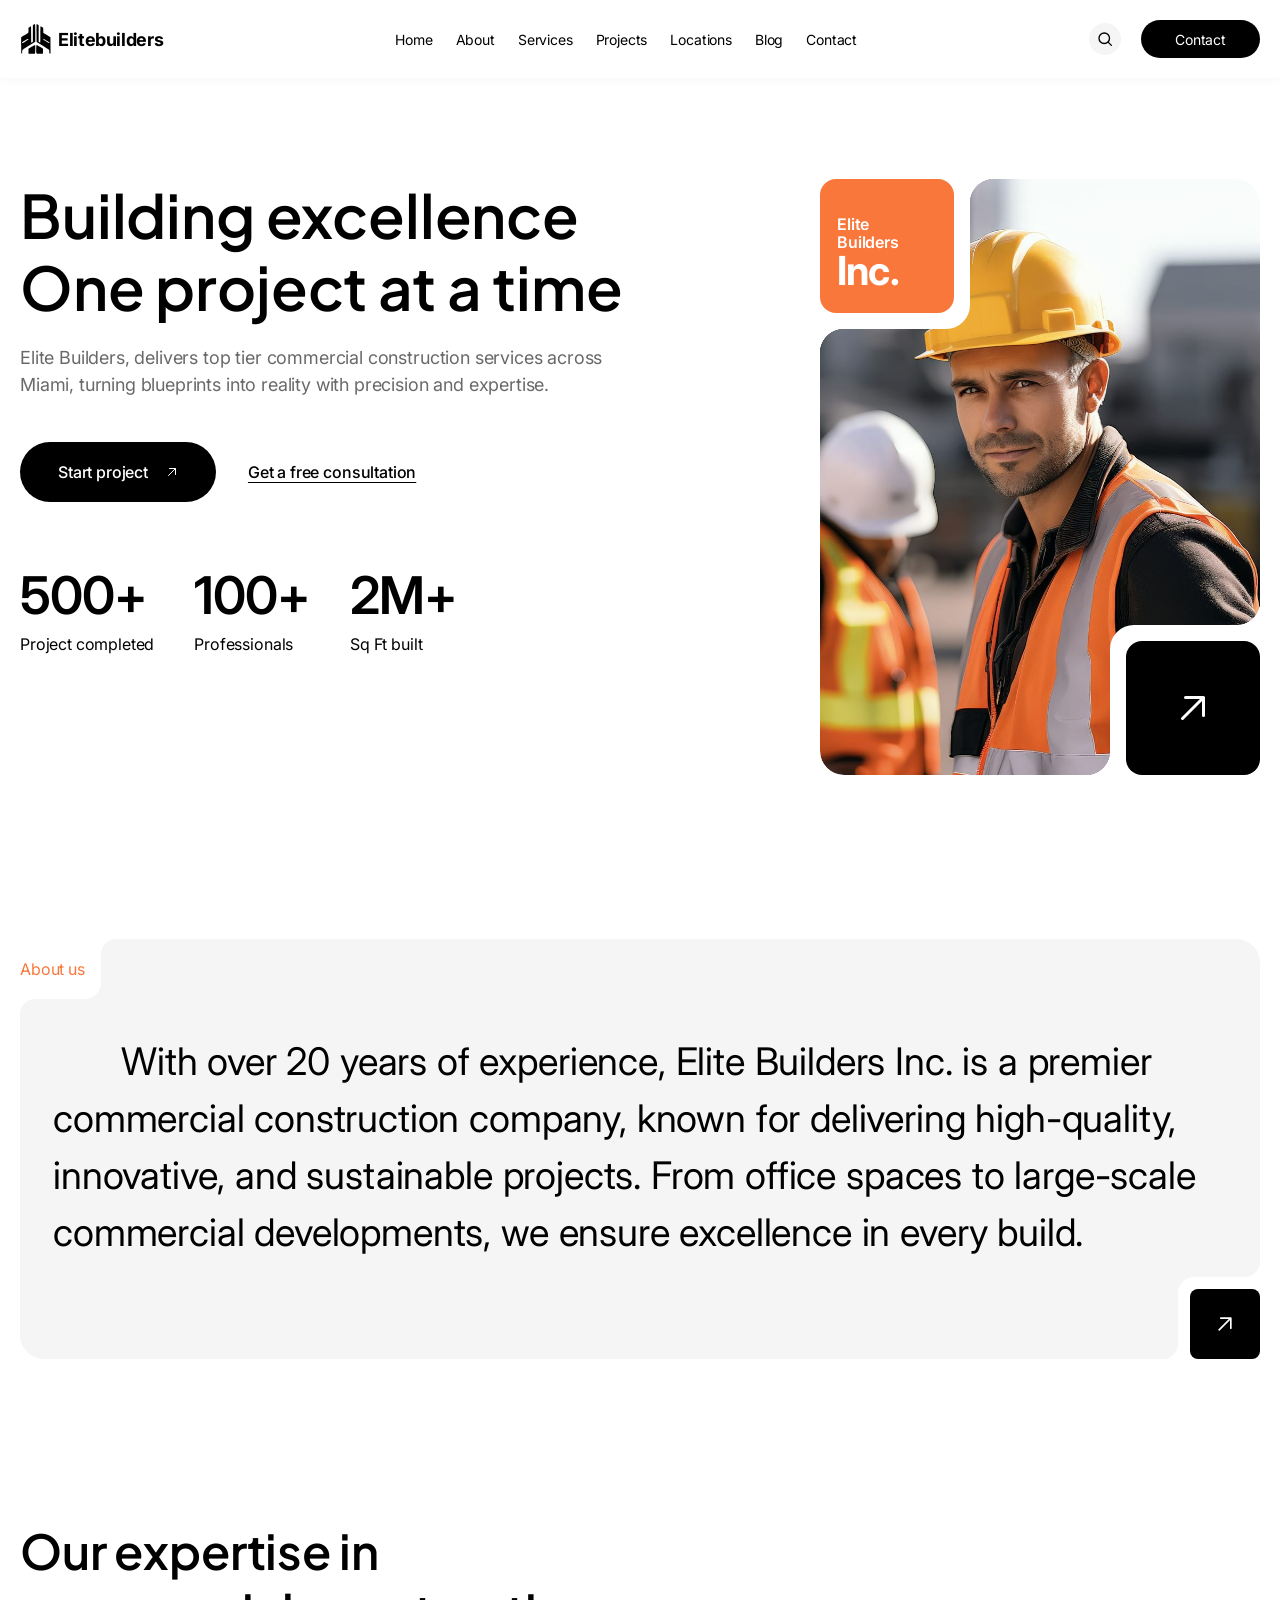
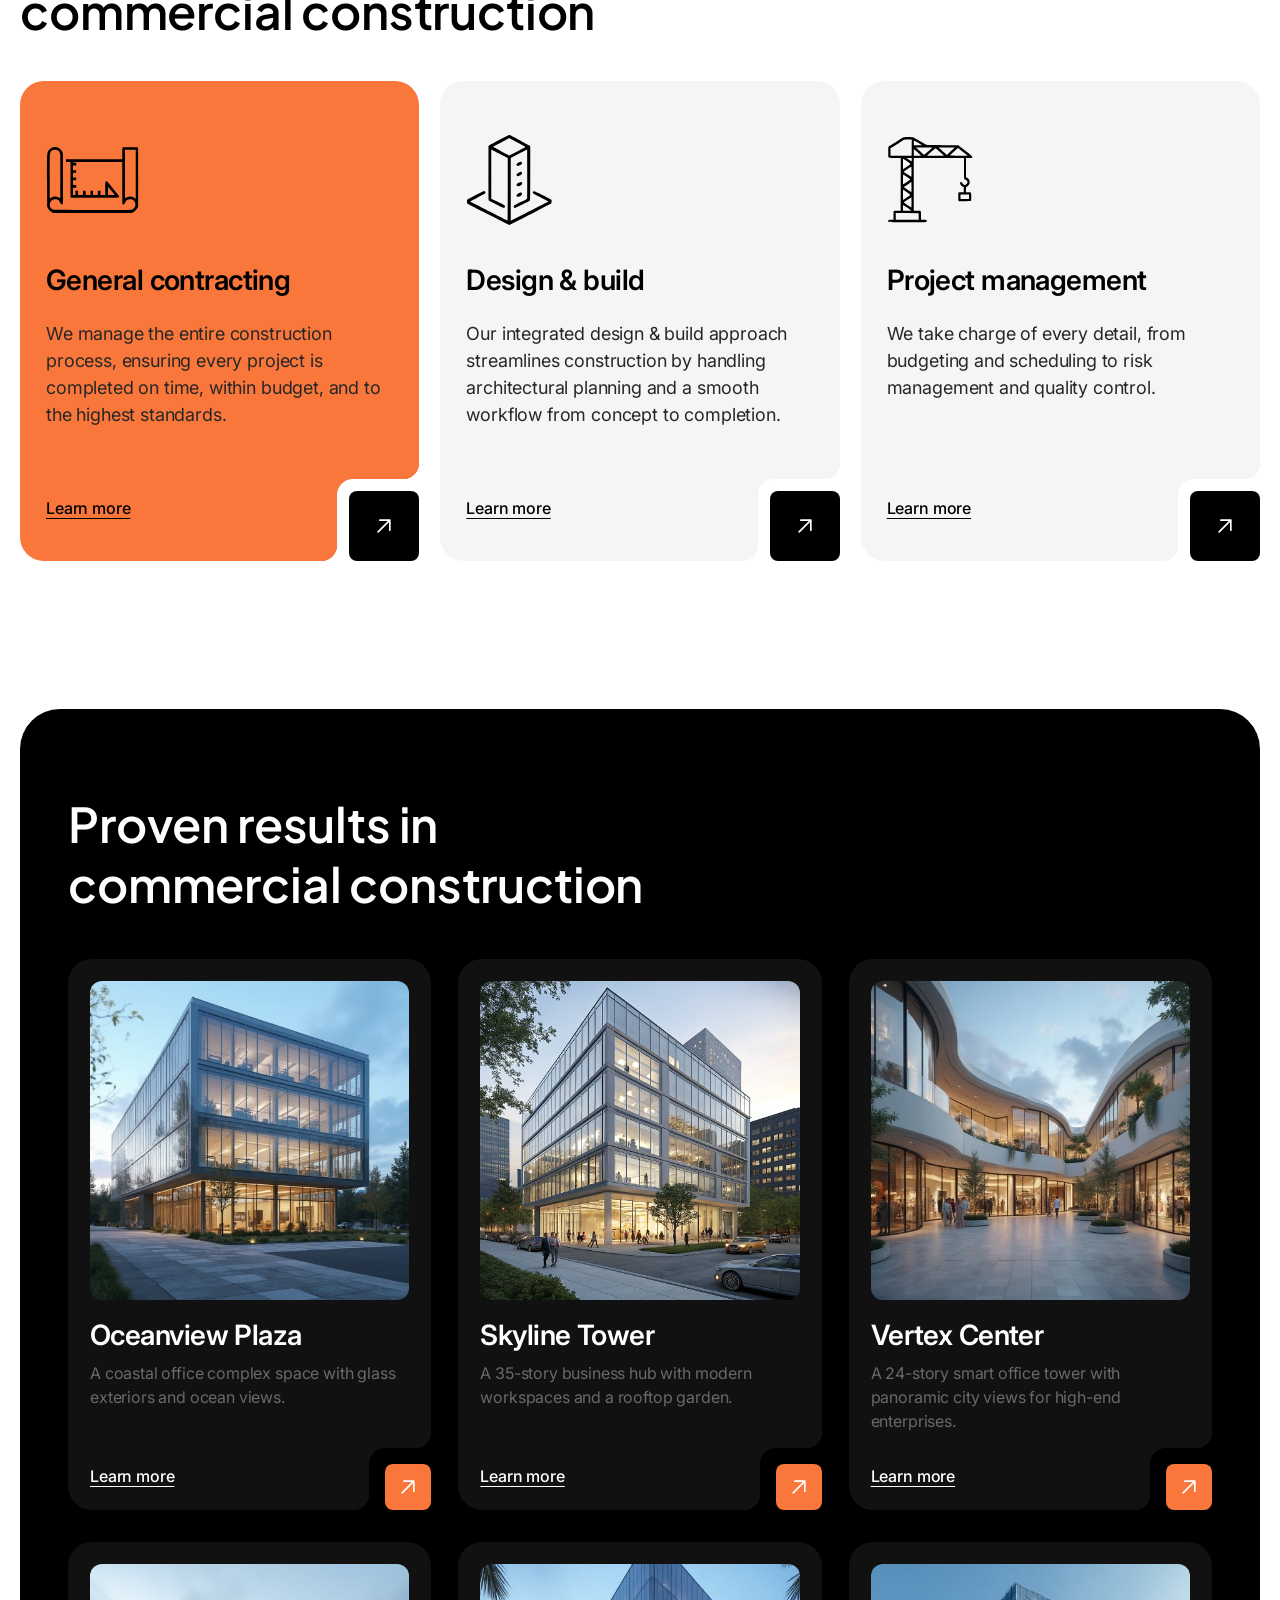
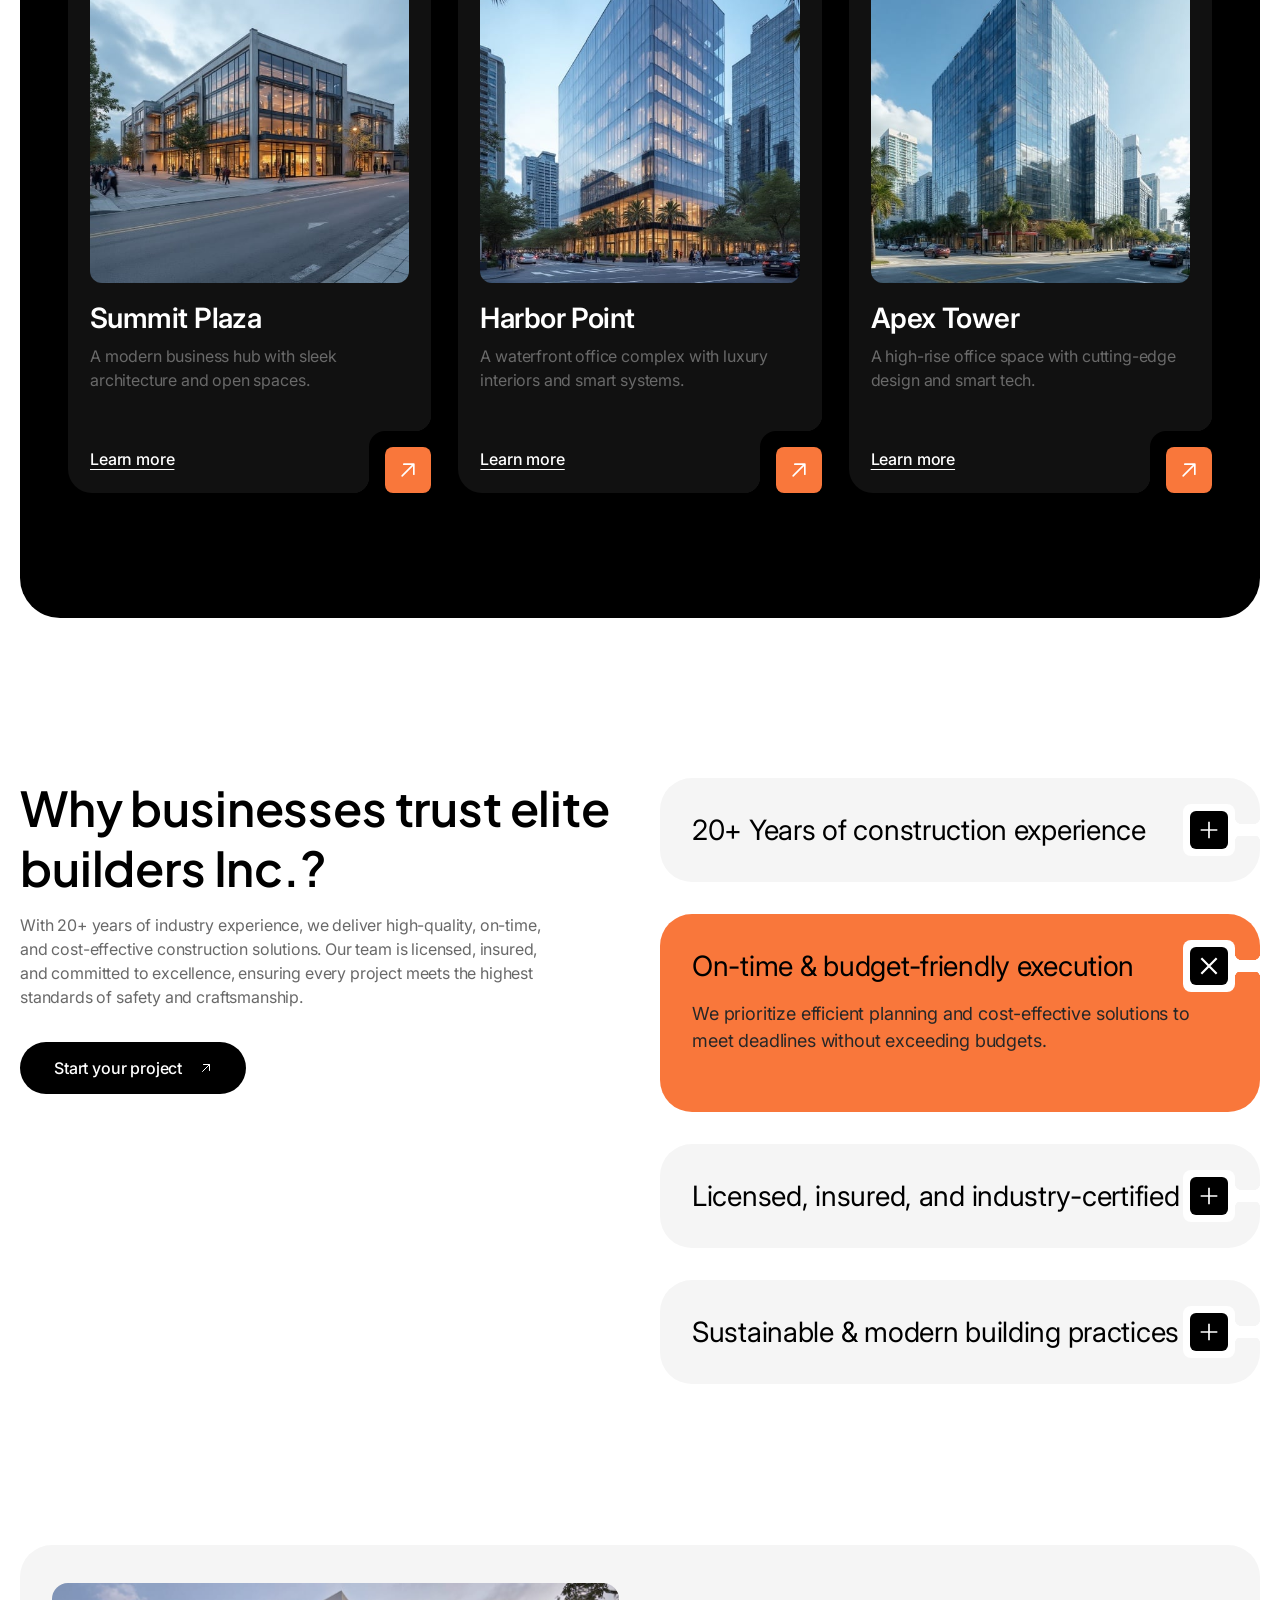
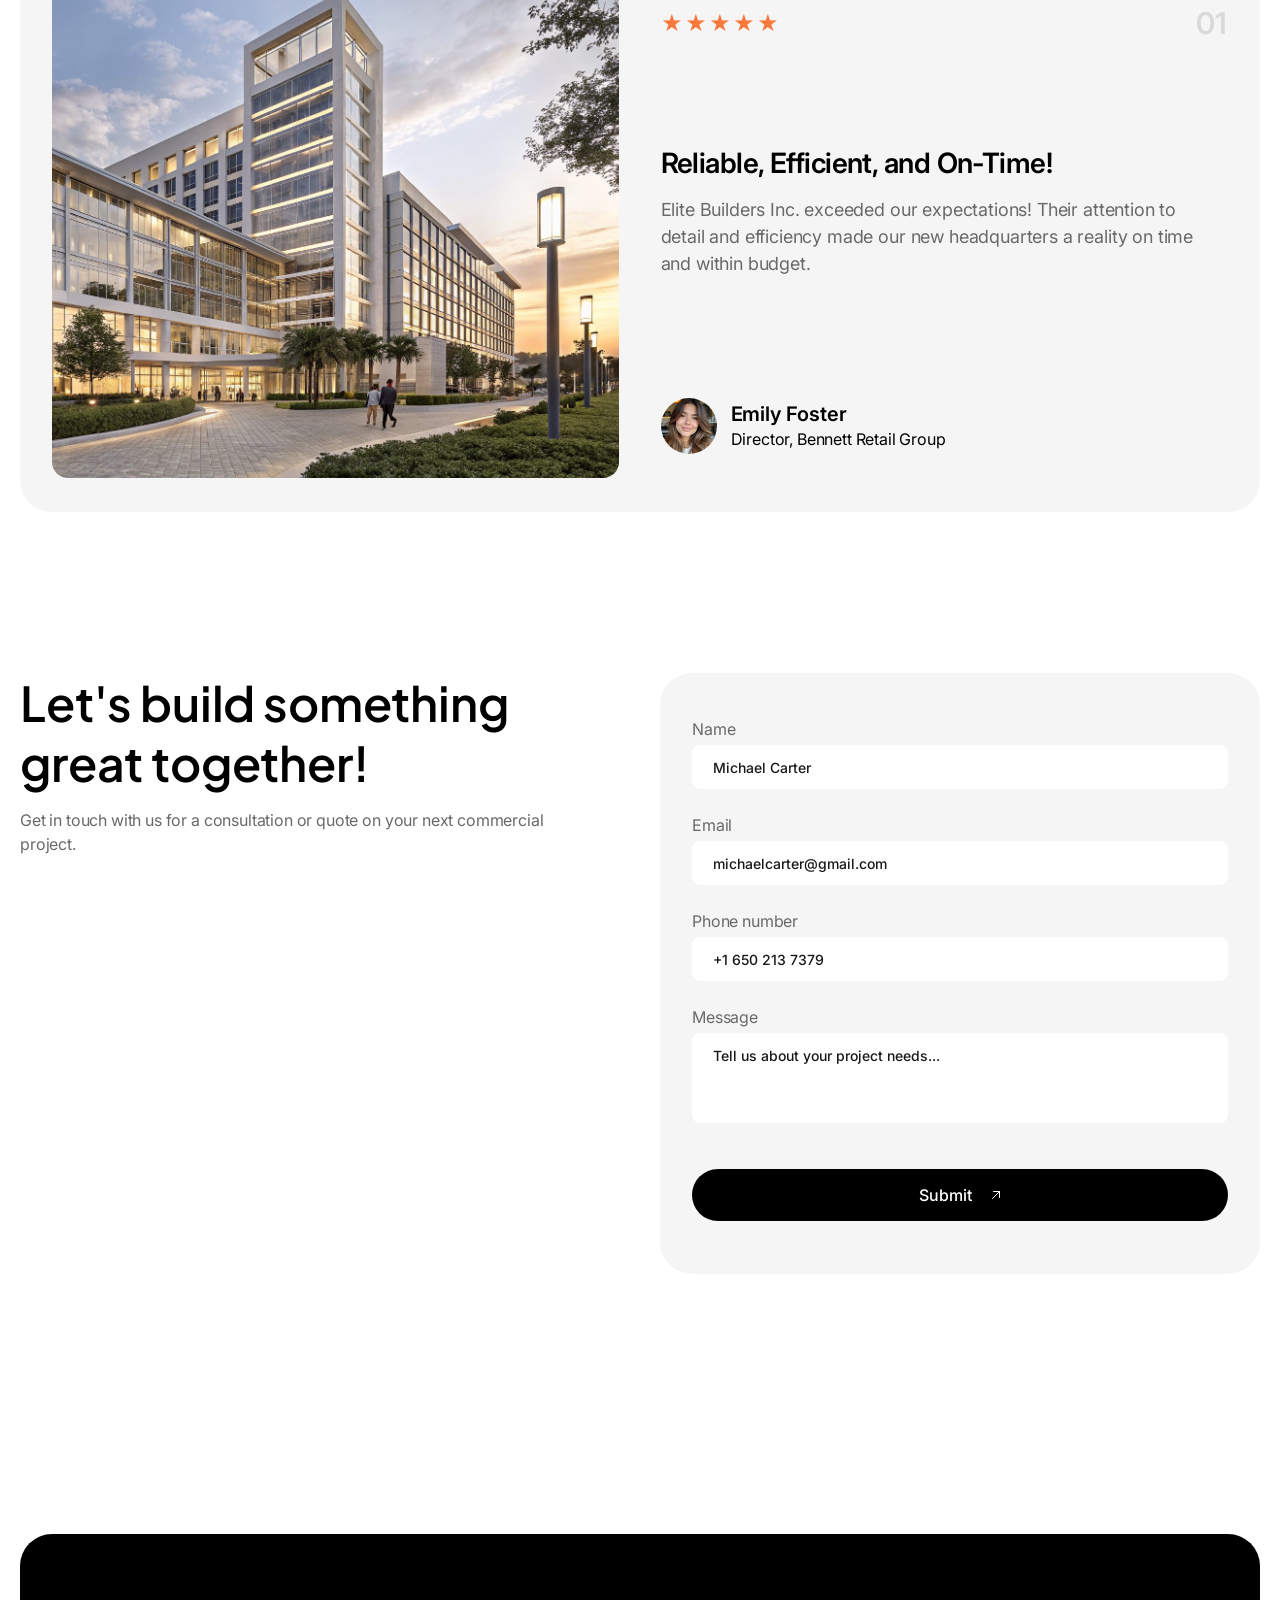
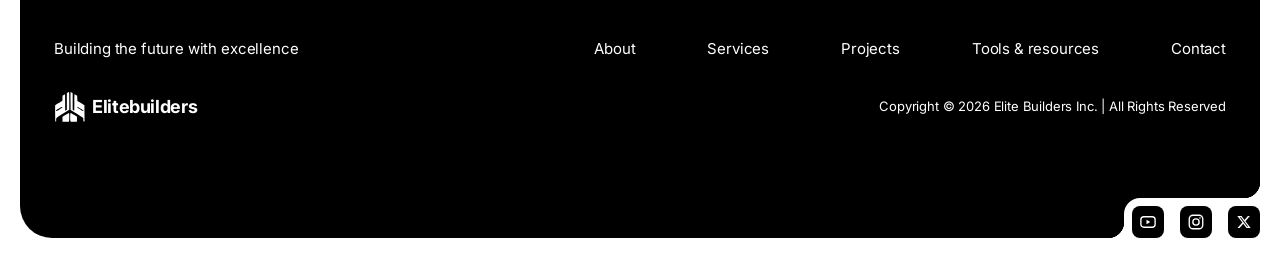
<file: index.html>
<!DOCTYPE html>
<html lang="en">
<head>
  <meta charset="UTF-8">
  <meta name="viewport" content="width=device-width, initial-scale=1.0">
  <title>Elite Builders</title>
  <link href="https://fonts.googleapis.com/css2?family=Inter:wght@400;500;600;700&family=Plus+Jakarta+Sans:wght@600;700&display=swap" rel="stylesheet">
  <link rel="icon" href="img/logo.svg">
  <link rel="stylesheet" href="style.css">
</head>
<body>

  <header class="header">
    <div class="container">
      <a href="#" class="logo"><img src="img/logo.svg" alt="">Elitebuilders</a>

      <nav class="menu">
        <a href="#">Home</a>
        <a href="#about">About</a>
        <a href="#services">Services</a>
        <a href="#projects">Projects</a>
        <a href="#">Locations</a>
        <a href="#">Blog</a>
        <a href="#contact">Contact</a>
        <a href="#contact" class="btn btn-dark">Contact us</a>
      </nav>

      <div class="header-right">
        <button class="search-btn" type="button" aria-label="Search">
          <svg width="18" height="18" viewBox="0 0 24 24" fill="none" stroke="currentColor" stroke-width="1.8" stroke-linecap="round"><circle cx="11" cy="11" r="7"/><path d="m16.5 16.5 4 4"/></svg>
        </button>
        <a href="#contact" class="btn btn-dark btn-xs">Contact</a>
        <button class="burger" type="button" aria-label="Menu"><span></span></button>
      </div>
    </div>
  </header>


  <!-- hero -->
  <section class="hero">
    <div class="container">
      <div class="hero-text">
        <h1>Building excellence <br>One project at a time</h1>
        <p>Elite Builders, delivers top tier commercial construction services across Miami, turning blueprints into reality with precision and expertise.</p>

        <div class="hero-btns">
          <a href="#contact" class="btn btn-dark">
            Start project
            <svg width="12" height="12" viewBox="0 0 24 24" fill="none" stroke="currentColor" stroke-width="2" stroke-linecap="round" stroke-linejoin="round"><path d="M5 19 19 5M7 5h12v12"/></svg>
          </a>
          <a href="#contact" class="link">Get a free consultation</a>
        </div>

        <div class="stats">
          <div><b>500+</b>Project completed</div>
          <div><b>100+</b>Professionals</div>
          <div><b>2M+</b>Sq Ft built</div>
        </div>
      </div>

      <div class="hero-img">
        <img src="img/hero.jpg" alt="">

        <div class="cut cut-tl">
          <div class="badge">
            <span>Elite<br>Builders</span>
            <b>Inc.</b>
          </div>
        </div>

        <div class="cut cut-br">
          <a href="#projects" class="hero-arrow" aria-label="Projects">
            <svg width="36" height="36" viewBox="0 0 24 24" fill="none" stroke="currentColor" stroke-width="2" stroke-linecap="round" stroke-linejoin="round"><path d="M5 19 19 5M7 5h12v12"/></svg>
          </a>
        </div>
      </div>
    </div>
  </section>


  <!-- about -->
  <section class="about" id="about">
    <div class="container">
      <div class="about-box reveal">
        <span class="cut cut-tl about-tag">About us</span>
        <p>With over 20 years of experience, Elite Builders Inc. is a premier commercial construction company, known for delivering high-quality, innovative, and sustainable projects. From office spaces to large-scale commercial developments, we ensure excellence in every build.</p>
        <div class="cut cut-br">
          <a href="#services" class="sq-btn" aria-label="Services">
            <svg width="20" height="20" viewBox="0 0 24 24" fill="none" stroke="currentColor" stroke-width="2" stroke-linecap="round" stroke-linejoin="round"><path d="M5 19 19 5M7 5h12v12"/></svg>
          </a>
        </div>
      </div>
    </div>
  </section>


  <!-- services -->
  <section class="services" id="services">
    <div class="container">
      <h2 class="reveal">Our expertise in <br>commercial construction</h2>

      <div class="service-cards">
        <div class="card active reveal">
          <div class="card-icon"><img src="img/icon-blueprint.svg" alt=""></div>
          <h3>General contracting</h3>
          <p>We manage the entire construction process, ensuring every project is completed on time, within budget, and to the highest standards.</p>
          <a href="#contact" class="link">Learn more</a>
          <div class="cut cut-br">
            <a href="#contact" class="sq-btn" aria-label="Learn more">
              <svg width="20" height="20" viewBox="0 0 24 24" fill="none" stroke="currentColor" stroke-width="2" stroke-linecap="round" stroke-linejoin="round"><path d="M5 19 19 5M7 5h12v12"/></svg>
            </a>
          </div>
        </div>

        <div class="card reveal delay-1">
          <div class="card-icon"><img src="img/icon-building.svg" alt=""></div>
          <h3>Design &amp; build</h3>
          <p>Our integrated design &amp; build approach streamlines construction by handling architectural planning and a smooth workflow from concept to completion.</p>
          <a href="#contact" class="link">Learn more</a>
          <div class="cut cut-br">
            <a href="#contact" class="sq-btn" aria-label="Learn more">
              <svg width="20" height="20" viewBox="0 0 24 24" fill="none" stroke="currentColor" stroke-width="2" stroke-linecap="round" stroke-linejoin="round"><path d="M5 19 19 5M7 5h12v12"/></svg>
            </a>
          </div>
        </div>

        <div class="card reveal delay-2">
          <div class="card-icon"><img src="img/icon-crane.svg" alt=""></div>
          <h3>Project management</h3>
          <p>We take charge of every detail, from budgeting and scheduling to risk management and quality control.</p>
          <a href="#contact" class="link">Learn more</a>
          <div class="cut cut-br">
            <a href="#contact" class="sq-btn" aria-label="Learn more">
              <svg width="20" height="20" viewBox="0 0 24 24" fill="none" stroke="currentColor" stroke-width="2" stroke-linecap="round" stroke-linejoin="round"><path d="M5 19 19 5M7 5h12v12"/></svg>
            </a>
          </div>
        </div>
      </div>
    </div>
  </section>


  <!-- projects -->
  <section class="projects" id="projects">
    <div class="inner">
      <h2 class="reveal">Proven results in <br>commercial construction</h2>

      <div class="project-cards">
        <div class="project reveal">
          <div class="project-img"><img src="img/project-oceanview.jpg" alt=""></div>
          <h3>Oceanview Plaza</h3>
          <p>A coastal office complex space with glass exteriors and ocean views.</p>
          <a href="#" class="link">Learn more</a>
          <div class="cut cut-br">
            <a href="#" class="sq-btn orange" aria-label="Learn more">
              <svg width="20" height="20" viewBox="0 0 24 24" fill="none" stroke="currentColor" stroke-width="2" stroke-linecap="round" stroke-linejoin="round"><path d="M5 19 19 5M7 5h12v12"/></svg>
            </a>
          </div>
        </div>

        <div class="project reveal delay-1">
          <div class="project-img"><img src="img/project-skyline.jpg" alt=""></div>
          <h3>Skyline Tower</h3>
          <p>A 35-story business hub with modern workspaces and a rooftop garden.</p>
          <a href="#" class="link">Learn more</a>
          <div class="cut cut-br">
            <a href="#" class="sq-btn orange" aria-label="Learn more">
              <svg width="20" height="20" viewBox="0 0 24 24" fill="none" stroke="currentColor" stroke-width="2" stroke-linecap="round" stroke-linejoin="round"><path d="M5 19 19 5M7 5h12v12"/></svg>
            </a>
          </div>
        </div>

        <div class="project reveal delay-2">
          <div class="project-img"><img src="img/project-vertex.jpg" alt=""></div>
          <h3>Vertex Center</h3>
          <p>A 24-story smart office tower with panoramic city views for high-end enterprises.</p>
          <a href="#" class="link">Learn more</a>
          <div class="cut cut-br">
            <a href="#" class="sq-btn orange" aria-label="Learn more">
              <svg width="20" height="20" viewBox="0 0 24 24" fill="none" stroke="currentColor" stroke-width="2" stroke-linecap="round" stroke-linejoin="round"><path d="M5 19 19 5M7 5h12v12"/></svg>
            </a>
          </div>
        </div>

        <div class="project reveal">
          <div class="project-img"><img src="img/project-summit.jpg" alt=""></div>
          <h3>Summit Plaza</h3>
          <p>A modern business hub with sleek architecture and open spaces.</p>
          <a href="#" class="link">Learn more</a>
          <div class="cut cut-br">
            <a href="#" class="sq-btn orange" aria-label="Learn more">
              <svg width="20" height="20" viewBox="0 0 24 24" fill="none" stroke="currentColor" stroke-width="2" stroke-linecap="round" stroke-linejoin="round"><path d="M5 19 19 5M7 5h12v12"/></svg>
            </a>
          </div>
        </div>

        <div class="project reveal delay-1">
          <div class="project-img"><img src="img/project-harbor.jpg" alt=""></div>
          <h3>Harbor Point</h3>
          <p>A waterfront office complex with luxury interiors and smart systems.</p>
          <a href="#" class="link">Learn more</a>
          <div class="cut cut-br">
            <a href="#" class="sq-btn orange" aria-label="Learn more">
              <svg width="20" height="20" viewBox="0 0 24 24" fill="none" stroke="currentColor" stroke-width="2" stroke-linecap="round" stroke-linejoin="round"><path d="M5 19 19 5M7 5h12v12"/></svg>
            </a>
          </div>
        </div>

        <div class="project reveal delay-2">
          <div class="project-img"><img src="img/project-apex.jpg" alt=""></div>
          <h3>Apex Tower</h3>
          <p>A high-rise office space with cutting-edge design and smart tech.</p>
          <a href="#" class="link">Learn more</a>
          <div class="cut cut-br">
            <a href="#" class="sq-btn orange" aria-label="Learn more">
              <svg width="20" height="20" viewBox="0 0 24 24" fill="none" stroke="currentColor" stroke-width="2" stroke-linecap="round" stroke-linejoin="round"><path d="M5 19 19 5M7 5h12v12"/></svg>
            </a>
          </div>
        </div>
      </div>
    </div>
  </section>


  <!-- why us -->
  <section class="why">
    <div class="container">
      <div class="why-text reveal">
        <h2>Why businesses trust elite <br>builders Inc.?</h2>
        <p>With 20+ years of industry experience, we deliver high-quality, on-time, and cost-effective construction solutions. Our team is licensed, insured, and committed to excellence, ensuring every project meets the highest standards of safety and craftsmanship.</p>
        <a href="#contact" class="btn btn-dark btn-sm">
          Start your project
          <svg width="12" height="12" viewBox="0 0 24 24" fill="none" stroke="currentColor" stroke-width="2" stroke-linecap="round" stroke-linejoin="round"><path d="M5 19 19 5M7 5h12v12"/></svg>
        </a>
      </div>

      <div class="faq">
        <div class="faq-item reveal">
          <button class="faq-q" type="button">
            20+ Years of construction experience
            <span class="notch"><span class="faq-icon"><svg width="20" height="20" viewBox="0 0 24 24" fill="none" stroke="currentColor" stroke-width="2"><path d="M12 2v20M2 12h20"/></svg></span></span>
          </button>
          <div class="faq-a">
            <p>Two decades of commercial work across Miami means fewer surprises on site and better decisions from the very first meeting.</p>
          </div>
        </div>

        <div class="faq-item open reveal delay-1">
          <button class="faq-q" type="button">
            On-time &amp; budget-friendly execution
            <span class="notch"><span class="faq-icon"><svg width="20" height="20" viewBox="0 0 24 24" fill="none" stroke="currentColor" stroke-width="2"><path d="M12 2v20M2 12h20"/></svg></span></span>
          </button>
          <div class="faq-a">
            <p>We prioritize efficient planning and cost-effective solutions to meet deadlines without exceeding budgets.</p>
          </div>
        </div>

        <div class="faq-item reveal delay-2">
          <button class="faq-q" type="button">
            Licensed, insured, and industry-certified
            <span class="notch"><span class="faq-icon"><svg width="20" height="20" viewBox="0 0 24 24" fill="none" stroke="currentColor" stroke-width="2"><path d="M12 2v20M2 12h20"/></svg></span></span>
          </button>
          <div class="faq-a">
            <p>Fully licensed and insured, with certified project managers and a safety program in place on every job site.</p>
          </div>
        </div>

        <div class="faq-item reveal delay-3">
          <button class="faq-q" type="button">
            Sustainable &amp; modern building practices
            <span class="notch"><span class="faq-icon"><svg width="20" height="20" viewBox="0 0 24 24" fill="none" stroke="currentColor" stroke-width="2"><path d="M12 2v20M2 12h20"/></svg></span></span>
          </button>
          <div class="faq-a">
            <p>Energy-efficient systems, responsibly sourced materials and lean methods that cut waste on site and running costs later.</p>
          </div>
        </div>
      </div>
    </div>
  </section>


  <!-- review -->
  <section class="review">
    <div class="container">
      <div class="review-box reveal">
        <img src="img/review.jpg" alt="">

        <div class="review-text">
          <div class="review-top">
            <div class="stars">★★★★★</div>
            <span>01</span>
          </div>

          <div class="review-body">
            <h3>Reliable, Efficient, and On-Time!</h3>
            <p>Elite Builders Inc. exceeded our expectations! Their attention to detail and efficiency made our new headquarters a reality on time and within budget.</p>
          </div>

          <div class="author">
            <img src="img/emily.jpg" alt="">
            <div>
              <b>Emily Foster</b>
              <span>Director, Bennett Retail Group</span>
            </div>
          </div>
        </div>
      </div>
    </div>
  </section>


  <!-- contact -->
  <section class="contact" id="contact">
    <div class="container">
      <div class="contact-text reveal">
        <h2>Let's build something <br>great together!</h2>
        <p>Get in touch with us for a consultation or quote on your next commercial project.</p>
      </div>

      <form class="contact-form reveal delay-3">
        <label>
          Name
          <input type="text" name="name" placeholder="Michael Carter" required>
        </label>
        <label>
          Email
          <input type="email" name="email" placeholder="michaelcarter@gmail.com" required>
        </label>
        <label>
          Phone number
          <input type="tel" name="phone" placeholder="+1 650 213 7379">
        </label>
        <label>
          Message
          <textarea name="message" placeholder="Tell us about your project needs..."></textarea>
        </label>

        <button type="submit" class="btn btn-dark btn-sm btn-full">
          Submit
          <svg width="12" height="12" viewBox="0 0 24 24" fill="none" stroke="currentColor" stroke-width="2" stroke-linecap="round" stroke-linejoin="round"><path d="M5 19 19 5M7 5h12v12"/></svg>
        </button>
        <p class="msg"></p>
      </form>
    </div>
  </section>


  <footer class="footer">
    <div class="inner">
      <div class="row">
        <p>Building the future with excellence</p>
        <div class="footer-menu">
          <a href="#about">About</a>
          <a href="#services">Services</a>
          <a href="#projects">Projects</a>
          <a href="#">Tools &amp; resources</a>
          <a href="#contact">Contact</a>
        </div>
      </div>
      <div class="row">
        <a href="#" class="logo"><img src="img/logo.svg" alt="">Elitebuilders</a>
        <p class="copy">Copyright © 2026 Elite Builders Inc. | All Rights Reserved</p>
      </div>
    </div>

    <div class="cut cut-br socials">
      <a href="#" aria-label="YouTube"><svg width="18" height="18" viewBox="0 0 24 24" fill="none" stroke="currentColor" stroke-width="1.8"><rect x="2.5" y="5" width="19" height="14" rx="4"/><path d="M10 9v6l5-3z" fill="currentColor" stroke="none"/></svg></a>
      <a href="#" aria-label="Instagram"><svg width="18" height="18" viewBox="0 0 24 24" fill="none" stroke="currentColor" stroke-width="1.8"><rect x="3" y="3" width="18" height="18" rx="5"/><circle cx="12" cy="12" r="4.2"/><circle cx="17.3" cy="6.7" r="1.1" fill="currentColor" stroke="none"/></svg></a>
      <a href="#" aria-label="X"><svg width="16" height="16" viewBox="0 0 24 24" fill="currentColor"><path d="M17.8 3h3.1l-6.8 7.8 8 10.2h-6.3l-4.9-6.4L5.3 21H2.2l7.3-8.3L1.9 3h6.4l4.4 5.9zm-1.1 16.2h1.7L7.4 4.7H5.6z"/></svg></a>
    </div>
  </footer>

  <script src="script.js"></script>
</body>
</html>
</file>
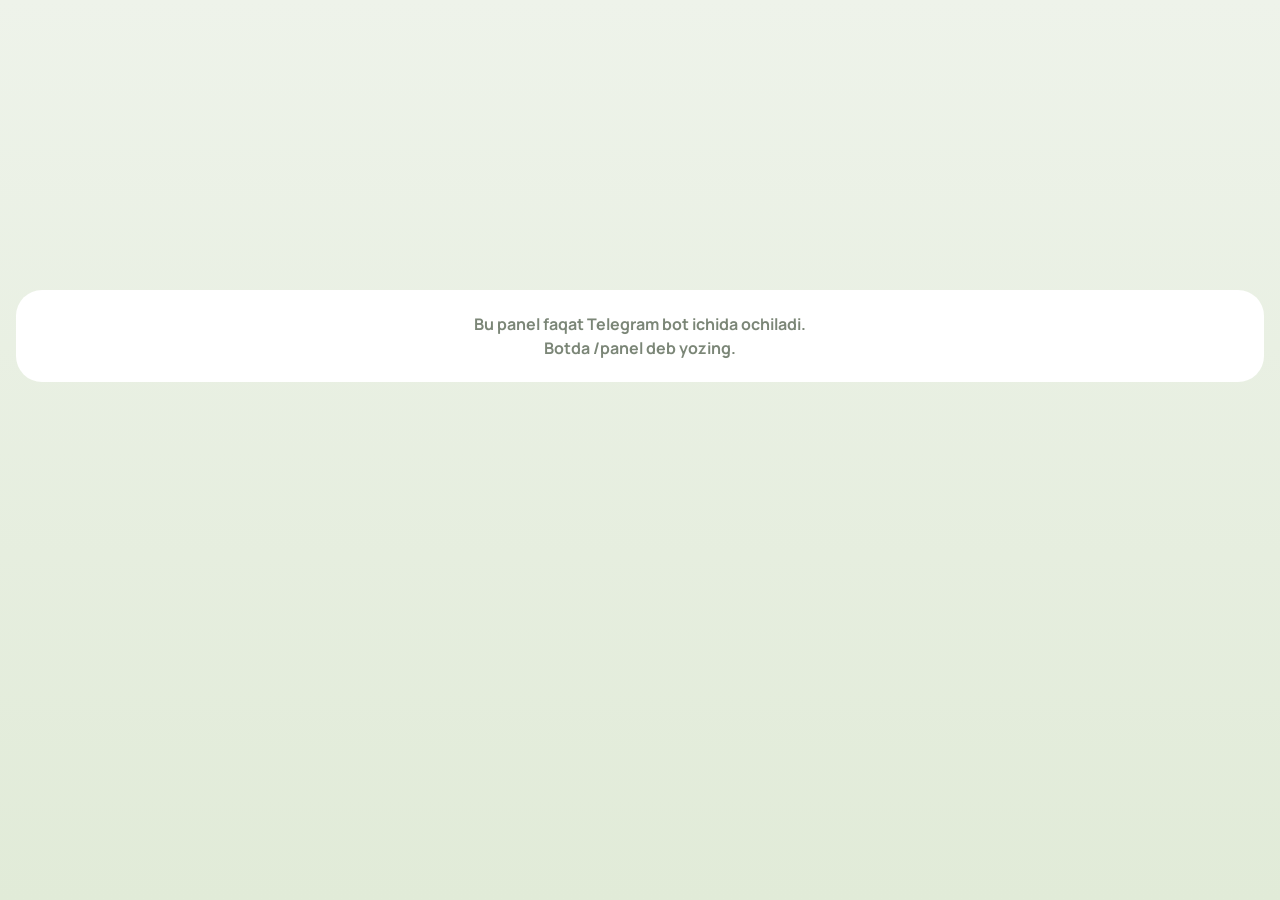
<file: sat-panel/index.html>
<!doctype html>
<html lang="uz">
<head>
<meta charset="utf-8">
<meta name="viewport" content="width=device-width, initial-scale=1, viewport-fit=cover, user-scalable=no">
<title>SAT Panel</title>
<script src="https://telegram.org/js/telegram-web-app.js"></script>
<link rel="preconnect" href="https://fonts.googleapis.com">
<link rel="preconnect" href="https://fonts.gstatic.com" crossorigin>
<link href="https://fonts.googleapis.com/css2?family=Bricolage+Grotesque:opsz,wght@12..96,600;12..96,700;12..96,800&family=Manrope:wght@500;600;700;800&display=swap" rel="stylesheet">
<style>
  :root {
    --bg1: #eef3ea; --bg2: #e1ebd8;
    --card: #ffffff; --ink: #171a16; --muted: #7b8677; --line: #e5e9e1; --soft: #f2f5ef;
    --lime: #b8f06a; --lime2: #9be04a; --lime-soft: #edf8dc; --lime-ink: #2f4a12; --on-lime: #22370b;
    --amber: #f2bf4b; --coral: #ef8571; --coral-soft: #fde9e5; --coral-ink: #a8402f;
    --c-purple: #eee9fb; --c-blue: #e5eefb; --c-orange: #fdebe0; --c-mint: #e3f4e8;
    --i-purple: #7457d0; --i-blue: #3a77dc; --i-orange: #df7238; --i-mint: #2c9a58;
    --hero: #171a16; --on-hero: #f4f7f1; --hero-soft: rgba(255,255,255,.09); --hero-muted: rgba(244,247,241,.62);
    --nav-bg: rgba(255,255,255,.88); --nav-on: #171a16; --nav-on-fg: #fff;
    --shadow: 0 10px 30px rgba(28,40,18,.10);
    --r: 26px;
    --display: "Bricolage Grotesque", "Manrope", sans-serif;
    --top: calc(14px + var(--tg-safe-area-inset-top, 0px) + var(--tg-content-safe-area-inset-top, 0px));
    --bot: var(--tg-safe-area-inset-bottom, env(safe-area-inset-bottom));
  }
  :root[data-theme="dark"] {
    --bg1: #0e110d; --bg2: #131811;
    --card: #1a1e18; --ink: #eef3e9; --muted: #8b9587; --line: #2a3027; --soft: #222820;
    --lime-soft: #24321a; --lime-ink: #d6f5a3;
    --coral-soft: #3a2420; --coral-ink: #f7b0a2;
    --c-purple: #2a2540; --c-blue: #1f2c40; --c-orange: #3b2a20; --c-mint: #1e3326;
    --i-purple: #b6a3f5; --i-blue: #8fb6f5; --i-orange: #f3a679; --i-mint: #7fd6a0;
    --hero: #252c21; --hero-soft: rgba(255,255,255,.07);
    --nav-bg: rgba(31,36,28,.9); --nav-on: #b8f06a; --nav-on-fg: #1c2a0c;
    --shadow: 0 10px 30px rgba(0,0,0,.45);
  }
  * { box-sizing: border-box; -webkit-tap-highlight-color: transparent; }
  [hidden] { display: none !important; }
  html, body { margin: 0; }
  body {
    font-family: "Manrope", -apple-system, "Segoe UI", Roboto, sans-serif; color: var(--ink);
    background: linear-gradient(180deg, var(--bg1), var(--bg2)) fixed; min-height: 100vh;
    padding: var(--top) 16px calc(112px + var(--bot));
    -webkit-user-select: none; user-select: none; font-variant-numeric: tabular-nums;
  }
  input, textarea, button { font-family: inherit; color: inherit; }
  button:focus-visible, [tabindex]:focus-visible { outline: 3px solid var(--lime2); outline-offset: 2px; }
  .ico { width: 18px; height: 18px; stroke: currentColor; fill: none; stroke-width: 2; stroke-linecap: round; stroke-linejoin: round; flex: none; }
  .view { display: none; }
  .view.on { display: block; animation: fade .22s ease; }
  @keyframes fade { from { opacity: 0; transform: translateY(4px); } to { opacity: 1; transform: none; } }

  /* ---------- top + countdown ---------- */
  .top { display: flex; align-items: center; justify-content: space-between; margin: 2px 0 6px; }
  .pill { display: flex; align-items: center; gap: 8px; background: var(--card); border-radius: 999px; padding: 4px 14px 4px 4px; font-weight: 700; font-size: 14px; }
  .avatar { width: 32px; height: 32px; border-radius: 50%; background: var(--lime); color: var(--on-lime); display: grid; place-items: center; font-weight: 800; overflow: hidden; }
  .avatar img { width: 100%; height: 100%; object-fit: cover; }
  .flame { color: var(--i-orange); }
  .count { display: flex; align-items: flex-end; gap: 12px; margin: 6px 0 16px; }
  .count-n { font-family: var(--display); font-weight: 800; font-size: 96px; line-height: .84; letter-spacing: -4px; }
  .count-l { font-size: 15px; line-height: 1.25; font-weight: 700; color: var(--muted); padding-bottom: 6px; }
  .count-l b { color: var(--ink); font-weight: 800; font-variant-numeric: normal; }

  /* ---------- the "now" card ---------- */
  .now { position: relative; overflow: hidden; background: linear-gradient(155deg, #e6fdb9 0%, var(--lime) 52%, #a3e256 100%); color: var(--on-lime); border-radius: 30px; padding: 18px 18px 16px; margin-bottom: 12px; box-shadow: 0 14px 34px rgba(110,170,40,.22); }
  .now::before { content: ""; position: absolute; width: 240px; height: 240px; right: -70px; top: -90px; border-radius: 50%; background: radial-gradient(circle, rgba(255,255,255,.6), rgba(255,255,255,0) 70%); pointer-events: none; }
  .now > * { position: relative; }
  .now-head { display: flex; justify-content: space-between; align-items: flex-start; gap: 10px; }
  .now-tag { display: inline-flex; align-items: center; gap: 7px; background: rgba(255,255,255,.62); padding: 7px 12px; border-radius: 99px; font-size: 13px; font-weight: 800; }
  .now-tag i { width: 8px; height: 8px; border-radius: 50%; background: var(--on-lime); box-shadow: 0 0 0 4px rgba(34,55,11,.14); animation: pulse 1.8s ease-in-out infinite; }
  .now-tag.idle i { animation: none; opacity: .45; box-shadow: none; }
  @keyframes pulse { 50% { box-shadow: 0 0 0 7px rgba(34,55,11,0); } }
  .now-time { display: block; font-size: 13px; font-weight: 700; opacity: .7; margin: 8px 0 0 2px; }
  .ring { position: relative; width: 58px; height: 58px; flex: none; }
  .ring svg { width: 58px; height: 58px; display: block; }
  .ring span { position: absolute; inset: 0; display: grid; place-items: center; font-size: 12.5px; font-weight: 800; letter-spacing: -.2px; }
  .now-main { display: flex; gap: 14px; align-items: center; margin: 14px 0 0; }
  .now-emo { width: 58px; height: 58px; border-radius: 20px; background: rgba(255,255,255,.7); display: grid; place-items: center; font-size: 28px; flex: none; }
  .now h2 { font-family: var(--display); font-size: 26px; line-height: 1.08; letter-spacing: -.6px; margin: 0; font-weight: 700; }
  .now-topic { font-size: 14px; font-weight: 600; opacity: .72; margin-top: 4px; line-height: 1.35; }
  .now-cta { margin-top: 18px; }
  .now .btn.go { background: #1c2a0c; color: #f3ffe0; height: 56px; width: 100%; border-radius: 18px; font-size: 15.5px; box-sizing: border-box; }
  .steps { margin-top: 16px; display: flex; flex-direction: column; gap: 6px; }
  .step { display: grid; grid-template-columns: 86px 1fr; gap: 10px; padding: 10px 12px; border-radius: 14px; background: rgba(255,255,255,.45); font-size: 13.5px; line-height: 1.35; font-weight: 600; }
  .step .tm { font-variant-numeric: tabular-nums; font-weight: 800; font-size: 12.5px; opacity: .7; padding-top: 1px; }
  .step.past { opacity: .45; text-decoration: line-through; text-decoration-thickness: 1px; }
  .step.cur { background: #1c2a0c; color: #f3ffe0; }
  .step.cur .tm { opacity: .85; }
  .step-cd { display: flex; align-items: baseline; justify-content: space-between; margin-top: 6px; }
  .step-cd b { font-family: var(--display); font-size: 34px; letter-spacing: -1px; font-variant-numeric: tabular-nums; }
  .step-cd span { font-size: 12px; opacity: .75; font-weight: 700; }
  .now-note { margin-top: 12px; font-size: 13px; font-weight: 700; opacity: .75; display: flex; gap: 6px; align-items: center; justify-content: center; }
  .now-note b { font-weight: 800; }

  /* ---------- tiles ---------- */
  .tiles { display: grid; grid-template-columns: repeat(3, 1fr); gap: 10px; margin-bottom: 12px; }
  .tile { all: unset; position: relative; background: var(--card); border-radius: 22px; padding: 14px 10px 13px; text-align: center; cursor: pointer; transition: transform .12s; }
  .tile:active { transform: scale(.97); }
  .tile span { font-size: 12px; color: var(--muted); font-weight: 600; }
  .tile span.lbl { display: block; font-size: 13px; font-weight: 800; margin-bottom: 1px; color: var(--ink); }
  .tile.hl { background: var(--lime); }
  .tile.hl .chip { background: rgba(255,255,255,.55); color: var(--on-lime); }
  .tile.hl span { color: var(--on-lime); opacity: .8; }
  .tile.hl span.lbl { opacity: 1; }
  .badge { position: absolute; top: 8px; right: 10px; min-width: 20px; height: 20px; padding: 0 6px; border-radius: 99px; background: var(--coral); color: #fff; font-size: 11px; font-weight: 800; display: grid; place-items: center; }
  .chip { width: 38px; height: 38px; border-radius: 50%; display: grid; place-items: center; margin: 0 auto 8px; flex: none; }
  .purple, .blue, .orange, .mint { background: var(--soft); color: var(--ink); }
  .row .chip, .mx-head .chip { background: var(--card) !important; }
  .limechip { background: var(--lime-soft); color: var(--lime-ink); }

  .hs { display: flex; align-items: center; gap: 12px; padding: 12px 12px 12px 14px; }
  .hs-txt { flex: 1; min-width: 0; font-size: 12.5px; color: var(--muted); font-weight: 600; line-height: 1.35; }
  .hs-txt b { display: block; font-size: 14px; color: var(--ink); font-weight: 800; }

  /* ---------- goal ---------- */
  .goal { background: radial-gradient(120% 140% at 0% 0%, #dcfcab 0%, var(--lime) 48%, var(--lime2) 100%); border-radius: var(--r); padding: 16px; margin-bottom: 12px; color: var(--on-lime); }
  .goal-row { display: flex; justify-content: space-between; align-items: baseline; gap: 8px; }
  .goal h3 { margin: 0; font-family: var(--display); font-size: 20px; font-weight: 700; letter-spacing: -.3px; }
  .goal p { margin: 3px 0 0; font-size: 13px; font-weight: 600; opacity: .85; }
  .goal .big { font-family: var(--display); font-weight: 800; font-size: 30px; letter-spacing: -1px; }
  .meter { margin-top: 12px; height: 12px; border-radius: 99px; background: rgba(255,255,255,.55); position: relative; overflow: hidden; }
  .meter i { position: absolute; inset: 0 auto 0 0; border-radius: 99px; background: var(--on-lime); transition: width .7s cubic-bezier(.2,.8,.2,1); }
  .miles { display: flex; gap: 6px; flex-wrap: wrap; margin-top: 12px; }
  .miles span { background: rgba(255,255,255,.55); border-radius: 99px; padding: 6px 10px; font-size: 12px; font-weight: 800; }
  .miles span b { font-weight: 600; opacity: .7; margin-right: 4px; }
  .meter-l { display: flex; justify-content: space-between; font-size: 11.5px; font-weight: 800; margin-top: 6px; opacity: .75; }

  /* ---------- cards ---------- */
  .card { background: var(--card); border-radius: var(--r); padding: 16px; margin-bottom: 12px; }
  .card[hidden] { display: none; }
  .card-h { display: flex; align-items: center; justify-content: space-between; gap: 8px; }
  .card-h h3 { font-size: 17px; margin: 0; font-weight: 800; letter-spacing: -.2px; }
  .hint { font-size: 12px; color: var(--muted); font-weight: 700; }
  .lead { color: var(--muted); font-size: 13px; margin: 4px 0 12px; font-weight: 600; line-height: 1.45; }
  .vtitle { display: flex; align-items: center; justify-content: space-between; margin: 4px 0 16px; }
  .vtitle h2 { margin: 0; font-family: var(--display); font-size: 32px; letter-spacing: -1px; font-weight: 800; }
  .vtitle .sub { color: var(--muted); font-size: 13px; font-weight: 600; margin-top: 2px; }
  .roundbtn { all: unset; width: 48px; height: 48px; border-radius: 50%; background: var(--card); display: grid; place-items: center; cursor: pointer; }
  .roundbtn.sm { width: 40px; height: 40px; }
  .roundbtn.lime { background: var(--lime); color: var(--on-lime); }

  /* ---------- timeline ---------- */
  .tl { margin-top: 10px; }
  .tl-row { display: grid; grid-template-columns: 44px 18px 1fr auto; align-items: center; gap: 8px; min-height: 50px; position: relative; }
  .tl-time { font-size: 12.5px; font-weight: 800; color: var(--muted); }
  .tl-dot { width: 18px; height: 18px; display: grid; place-items: center; position: relative; align-self: stretch; }
  .tl-dot::before { content: ""; position: absolute; top: 0; bottom: 0; left: 8px; width: 2px; background: var(--line); }
  .tl-row:first-child .tl-dot::before { top: 50%; }
  .tl-row:last-child .tl-dot::before { bottom: 50%; }
  .tl-dot i { position: relative; width: 12px; height: 12px; border-radius: 50%; background: var(--card); box-shadow: inset 0 0 0 2.5px var(--line); align-self: center; margin-top: auto; margin-bottom: auto; }
  .tl-row.done .tl-dot i { background: var(--lime2); box-shadow: none; }
  .tl-row.skip .tl-dot i { background: var(--coral); box-shadow: none; }
  .tl-row.miss .tl-dot i { box-shadow: inset 0 0 0 2.5px var(--muted); }
  .tl-row.cur .tl-t { font-weight: 800; }
  .tl-row.cur .tl-dot i { width: 14px; height: 14px; background: var(--ink); box-shadow: 0 0 0 4px var(--lime); }
  .tl-main { min-width: 0; padding: 8px 0; }
  .tl-t { font-size: 14.5px; font-weight: 700; white-space: nowrap; overflow: hidden; text-overflow: ellipsis; }
  .tl-s { font-size: 12px; font-weight: 600; color: var(--muted); white-space: nowrap; overflow: hidden; text-overflow: ellipsis; margin-top: 1px; }
  .tl-row.future .tl-t { color: var(--muted); }
  .tl-row.done .tl-t, .tl-row.miss .tl-t { color: var(--muted); }
  .tl-st { font-size: 12px; font-weight: 800; }
  .tl-st.ok { color: var(--i-mint); }
  .tl-st.bad { color: var(--coral-ink); }
  .tl-st.dim { color: var(--muted); }
  .more { all: unset; display: block; width: 100%; text-align: center; padding: 12px 0 2px; font-size: 13px; font-weight: 800; color: var(--muted); cursor: pointer; }

  /* ---------- rows ---------- */
  .row { display: flex; align-items: center; gap: 12px; padding: 11px 12px; border-radius: 18px; background: var(--soft); margin-top: 8px; }
  .row .chip { margin: 0; width: 36px; height: 36px; border-radius: 12px; font-size: 17px; }
  .row .txt { flex: 1; min-width: 0; }
  .row .t { font-size: 14px; font-weight: 700; white-space: nowrap; overflow: hidden; text-overflow: ellipsis; }
  .row .s { font-size: 12px; color: var(--muted); font-weight: 600; margin-top: 1px; white-space: nowrap; overflow: hidden; text-overflow: ellipsis; }
  .tag { display: inline-block; font-size: 10.5px; font-weight: 800; padding: 2px 7px; border-radius: 99px; background: var(--ink); color: var(--card); margin-left: 6px; vertical-align: 1px; }
  .tag.lime { background: var(--lime); color: var(--on-lime); }
  .tag.soft { background: var(--line); color: var(--muted); }
  .mini { height: 5px; border-radius: 9px; background: var(--line); margin-top: 6px; overflow: hidden; }
  .mini i { display: block; height: 100%; border-radius: 9px; }
  .v { font-size: 13px; font-weight: 800; }
  .grp { font-size: 13px; font-weight: 800; color: var(--muted); margin: 18px 2px 2px; }
  .brow { padding: 11px 2px 10px; border-top: 1px solid var(--line); }
  .brow:first-child { border-top: 0; }
  .brow-top { display: flex; justify-content: space-between; align-items: baseline; gap: 10px; font-size: 14.5px; font-weight: 700; }
  .brow-top b { font-weight: 800; }
  .brow-s { font-size: 12px; color: var(--muted); font-weight: 600; margin-top: 2px; }
  .brow .mini { height: 6px; margin-top: 8px; }
  .score-row { display: flex; align-items: baseline; gap: 12px; margin: 6px 0 10px; }
  .score { font-family: var(--display); font-weight: 800; font-size: 46px; letter-spacing: -1.5px; line-height: 1; }
  .score-l { font-size: 13px; font-weight: 600; color: var(--muted); line-height: 1.35; }
  .miles span { background: var(--soft) !important; }
  .miles span.hit { background: var(--lime) !important; color: var(--on-lime); }
  .acc { display: grid; grid-template-columns: 1fr 1fr; gap: 10px; margin-top: 14px; }
  .acc div { background: var(--soft); border-radius: 18px; padding: 12px 14px; }
  .acc b { display: block; font-family: var(--display); font-size: 26px; font-weight: 800; letter-spacing: -.5px; }
  .acc span { font-size: 12px; font-weight: 700; color: var(--muted); }
  .daytxt { display: flex; justify-content: space-between; }

  /* mistakes: expandable */
  .mx { background: var(--soft); border-radius: 18px; margin-top: 8px; overflow: hidden; }
  .mx-head { all: unset; display: flex; align-items: center; gap: 12px; padding: 11px 12px; width: 100%; box-sizing: border-box; cursor: pointer; }
  .mx-head .chip { margin: 0; width: 36px; height: 36px; border-radius: 12px; }
  .stage { display: flex; gap: 3px; flex: none; }
  .stage i { width: 7px; height: 7px; border-radius: 50%; background: var(--line); }
  .stage i.on { background: var(--lime2); }
  .mx-body { padding: 0 14px 14px; font-size: 14px; line-height: 1.45; font-weight: 600; -webkit-user-select: text; user-select: text; }
  .mx-body .q { margin: 0 0 10px; }
  .mx-meta { font-size: 12.5px; color: var(--muted); font-weight: 700; margin: 10px 0 12px; }

  /* ---------- buttons ---------- */
  .btn { all: unset; display: inline-flex; align-items: center; justify-content: center; gap: 6px; height: 36px; padding: 0 14px; border-radius: 999px; font-size: 13px; font-weight: 800; cursor: pointer; white-space: nowrap; transition: transform .12s, opacity .2s; }
  .btn:active { transform: scale(.97); }
  .btn.dark { background: var(--ink); color: var(--card); }
  .btn.lime { background: var(--lime); color: var(--on-lime); }
  .btn.ghost { background: var(--card); color: var(--ink); }
  .btn.soft { background: var(--soft); color: var(--ink); }
  .btn.line { box-shadow: inset 0 0 0 2px var(--line); color: var(--ink); }
  .btn.big { height: 54px; width: 100%; font-size: 15.5px; border-radius: 18px; box-sizing: border-box; }
  .btn[disabled] { opacity: .5; pointer-events: none; }
  .state { font-size: 12px; font-weight: 800; padding: 7px 10px; border-radius: 99px; white-space: nowrap; display: inline-flex; gap: 4px; align-items: center; }
  .rev-strip { all: unset; display: flex; align-items: center; justify-content: space-between; gap: 10px; width: 100%; box-sizing: border-box; background: var(--hero); color: var(--on-hero); border-radius: 22px; padding: 14px 16px; margin-bottom: 12px; cursor: pointer; font-weight: 700; font-size: 14px; }
  .rev-strip[hidden] { display: none; }
  .rev-strip span { background: var(--lime); color: var(--on-lime); padding: 8px 14px; border-radius: 99px; font-weight: 800; font-size: 13px; }

  /* ---------- charts ---------- */
  svg.chart { display: block; width: 100%; height: auto; overflow: visible; }
  svg.chart text { fill: var(--muted); font-size: 10px; font-family: inherit; font-weight: 700; }
  .legend { display: flex; gap: 14px; flex-wrap: wrap; font-size: 12px; color: var(--muted); font-weight: 700; margin-top: 8px; }
  .legend[hidden] { display: none; }
  .legend i { display: inline-block; width: 10px; height: 10px; border-radius: 50%; margin-right: 5px; vertical-align: -1px; }
  .empty { display: flex; gap: 12px; align-items: center; background: var(--soft); border-radius: 18px; padding: 14px; font-size: 13px; color: var(--muted); font-weight: 600; margin-top: 8px; line-height: 1.4; }
  .empty b { color: var(--ink); }
  .opp { background: var(--lime-soft); color: var(--lime-ink); border-radius: 18px; padding: 12px 14px; font-size: 14px; font-weight: 600; line-height: 1.4; margin-top: 4px; }
  .opp b { color: var(--ink); }

  /* ---------- quiz ---------- */
  .seg { display: flex; background: var(--card); border-radius: 999px; padding: 4px; gap: 4px; }
  .seg button { all: unset; flex: 1; text-align: center; height: 42px; line-height: 42px; border-radius: 999px; font-weight: 800; font-size: 14px; cursor: pointer; color: var(--muted); transition: background .2s, color .2s; }
  .seg button.on { background: var(--ink); color: var(--card); }
  .seg.small button { height: 36px; line-height: 36px; font-size: 13px; }
  .seg.inset { background: var(--soft); }
  .qdots { display: flex; gap: 5px; flex-wrap: wrap; margin: 12px 2px; min-height: 8px; }
  .qdots i { width: 8px; height: 8px; border-radius: 50%; }
  .q-meta { display: flex; gap: 6px; flex-wrap: wrap; margin-bottom: 12px; }
  .q-meta .tag { margin: 0; }
  .q-text { font-size: 17px; line-height: 1.5; font-weight: 600; margin: 0 0 14px; -webkit-user-select: text; user-select: text; }
  .opt { all: unset; display: flex; gap: 12px; align-items: center; padding: 13px 12px; border-radius: 18px; background: var(--soft); margin-top: 8px; font-size: 15px; font-weight: 600; line-height: 1.35; cursor: pointer; width: 100%; box-sizing: border-box; box-shadow: inset 0 0 0 2px transparent; transition: transform .12s; }
  .opt:active { transform: scale(.99); }
  .opt .L { width: 32px; height: 32px; border-radius: 50%; background: var(--card); display: grid; place-items: center; font-weight: 800; font-size: 13px; flex: none; }
  .opt.right { background: var(--lime-soft); box-shadow: inset 0 0 0 2px var(--lime2); }
  .opt.right .L { background: var(--lime); color: var(--on-lime); }
  .opt.wrong { background: var(--coral-soft); box-shadow: inset 0 0 0 2px var(--coral); }
  .opt.wrong .L { background: var(--coral); color: #fff; }
  .opt.locked { pointer-events: none; }
  .explain { margin-top: 12px; padding: 12px 14px; border-radius: 18px; font-size: 14px; line-height: 1.5; font-weight: 600; }
  .explain.ok { background: var(--lime-soft); color: var(--lime-ink); }
  .explain.bad { background: var(--coral-soft); color: var(--coral-ink); }

  .tl-row.late .tl-dot i { background: var(--amber); box-shadow: none; }
  .tl-row.late .tl-t { color: var(--muted); }
  .seg .cnt { display: inline-grid; place-items: center; min-width: 18px; height: 18px; padding: 0 5px; margin-left: 5px; border-radius: 99px; background: var(--coral); color: #fff; font-size: 11px; line-height: 18px; vertical-align: 1px; }
  #v-quiz.vsess .vtitle, #v-quiz.vsess #qSeg { display: none; }

  /* ---------- vocabulary ---------- */
  .vhero { position: relative; overflow: hidden; background: linear-gradient(155deg, #e6fdb9 0%, var(--lime) 52%, #a3e256 100%); color: var(--on-lime); border-radius: 30px; padding: 18px; margin: 14px 0 12px; box-shadow: 0 14px 34px rgba(110,170,40,.22); }
  .vhero::before { content: ""; position: absolute; width: 240px; height: 240px; right: -70px; top: -90px; border-radius: 50%; background: radial-gradient(circle, rgba(255,255,255,.6), rgba(255,255,255,0) 70%); pointer-events: none; }
  .vhero > * { position: relative; }
  .vh-row { display: grid; grid-template-columns: 1fr 1fr; gap: 8px; margin: 16px 0 14px; }
  .vh-box { background: rgba(255,255,255,.62); border-radius: 20px; padding: 12px 14px; }
  .vh-box b { display: block; font-family: var(--display); font-size: 30px; line-height: 1; font-weight: 800; letter-spacing: -1px; }
  .vh-box span { display: block; font-size: 12.5px; font-weight: 700; opacity: .75; margin-top: 5px; }
  .vhero .btn.go { background: #1c2a0c; color: #f3ffe0; height: 56px; width: 100%; border-radius: 18px; font-size: 15.5px; box-sizing: border-box; }
  .vhero .btn.go2 { background: rgba(255,255,255,.66); color: var(--on-lime); height: 50px; width: 100%; border-radius: 18px; font-size: 15px; margin-top: 8px; box-sizing: border-box; }
  .vstat { display: grid; grid-template-columns: repeat(3, 1fr); text-align: center; }
  .vstat div + div { border-left: 1px solid var(--line); }
  .vstat b { display: block; font-family: var(--display); font-size: 24px; font-weight: 800; letter-spacing: -.5px; }
  .vstat span { font-size: 11.5px; font-weight: 700; color: var(--muted); }
  .vsets { display: grid; grid-template-columns: 1fr 1fr 1fr; gap: 8px; margin-top: 10px; }
  .vbook { border-top: 1px solid var(--line, rgba(0,0,0,.06)); margin-top: 12px; padding-top: 2px; }
  .vbook:first-of-type { border-top: 0; }
  .vb-h { display: flex; justify-content: space-between; align-items: center; margin-top: 10px; padding: 2px; cursor: pointer; list-style: none; }
  .vb-h::-webkit-details-marker { display: none; }
  .vb-h span { display: inline-flex; align-items: center; gap: 4px; }
  .vb-h svg { width: 14px; height: 14px; transition: transform .2s; }
  .vbook[open] .vb-h svg { transform: rotate(90deg); }
  .vnext { display: inline-block; width: 9px; height: 9px; border-radius: 50%; background: var(--lime2); box-shadow: 0 0 0 4px var(--lime-soft); }
  .vb-h b { font-size: 14px; font-weight: 800; }
  .vb-h span { font-size: 12px; color: var(--muted); font-weight: 700; }
  .vh-set { font-size: 22px !important; line-height: 1.15; }
  .vset { all: unset; background: var(--soft); border-radius: 18px; padding: 11px 12px; cursor: pointer; transition: transform .12s; }
  .vset:active { transform: scale(.98); }
  .vset .vs-h { display: flex; justify-content: space-between; align-items: center; font-weight: 800; font-size: 15px; }
  .vset .vs-s { font-size: 12px; color: var(--muted); font-weight: 700; margin-top: 3px; }
  .vset.next { background: var(--lime-soft); box-shadow: inset 0 0 0 2px var(--lime2); }
  .vset .mini i { background: var(--lime2); }
  .vset.full { background: var(--lime); color: var(--on-lime); }
  .vset.full .vs-s { color: var(--on-lime); opacity: .75; }
  .vset.full .mini { background: rgba(255,255,255,.55); }
  .vset.full .mini i { background: var(--on-lime); }

  .vs-top { display: flex; align-items: center; gap: 12px; margin: 4px 0 14px; }
  .vs-top .xbtn { background: var(--card); width: 40px; height: 40px; }
  .vs-bar { flex: 1; display: flex; gap: 5px; }
  .vs-bar i { flex: 1; height: 7px; border-radius: 9px; background: var(--card); transition: background .25s; }
  .vs-bar i.ok { background: var(--lime2); }
  .vs-bar i.no { background: var(--coral); }
  .vs-bar i.cur { background: var(--ink); }
  .vs-l { font-size: 13px; font-weight: 800; color: var(--muted); white-space: nowrap; }

  .fc { perspective: 1400px; height: min(360px, 52vh); margin-bottom: 14px; cursor: pointer; }
  .fc-in { position: relative; width: 100%; height: 100%; transition: transform .55s cubic-bezier(.2,.8,.2,1); transform-style: preserve-3d; }
  .fc.flip .fc-in { transform: rotateY(180deg); }
  .fc-face { position: absolute; inset: 0; backface-visibility: hidden; -webkit-backface-visibility: hidden; border-radius: 32px; padding: 22px; display: flex; flex-direction: column; overflow: hidden; }
  .fc-front { background: linear-gradient(155deg, #e6fdb9 0%, var(--lime) 55%, #a3e256 100%); color: var(--on-lime); box-shadow: 0 16px 36px rgba(110,170,40,.25); }
  .fc-front::before { content: ""; position: absolute; width: 260px; height: 260px; right: -80px; top: -100px; border-radius: 50%; background: radial-gradient(circle, rgba(255,255,255,.65), rgba(255,255,255,0) 70%); }
  .fc-back { background: var(--hero); color: var(--on-hero); transform: rotateY(180deg); box-shadow: var(--shadow); }
  .fc-face > * { position: relative; }
  .fc-pos { align-self: flex-start; background: rgba(255,255,255,.62); padding: 6px 12px; border-radius: 99px; font-size: 12.5px; font-weight: 800; }
  .fc-back .fc-pos { background: var(--hero-soft); color: var(--hero-muted); }
  .fc-mid { flex: 1; display: flex; flex-direction: column; justify-content: center; }
  .fc-word { font-family: var(--display); font-size: clamp(36px, 11vw, 50px); font-weight: 800; letter-spacing: -1.5px; line-height: 1; word-break: break-word; }
  .fc-alt { font-size: 15px; font-weight: 700; opacity: .65; margin-top: 10px; }
  .fc-tap { display: flex; align-items: center; justify-content: center; gap: 6px; font-size: 13px; font-weight: 800; opacity: .6; }
  .fc-uz { font-family: var(--display); font-size: clamp(28px, 8.5vw, 38px); font-weight: 700; letter-spacing: -.8px; line-height: 1.1; }
  .fc-more { font-size: 15px; font-weight: 600; color: var(--hero-muted); margin-top: 10px; line-height: 1.4; }
  .fc-ant { background: var(--hero-soft); border-radius: 18px; padding: 11px 14px; font-size: 14px; font-weight: 600; color: var(--hero-muted); line-height: 1.35; }
  .fc-ant span { display: block; font-size: 11px; font-weight: 800; text-transform: uppercase; letter-spacing: .6px; margin-bottom: 2px; }
  .fc-ant b { color: var(--on-hero); font-weight: 800; }
  .fc-hint { margin-top: 10px; background: rgba(184,240,106,.14); color: var(--lime); border-radius: 14px; padding: 9px 12px; font-size: 13.5px; font-weight: 700; }
  .enter { animation: cardIn .32s cubic-bezier(.2,.8,.2,1); }
  @keyframes cardIn { from { opacity: 0; transform: translateX(26px) scale(.98); } to { opacity: 1; transform: none; } }
  .vq { background: linear-gradient(155deg, #e6fdb9 0%, var(--lime) 55%, #a3e256 100%); color: var(--on-lime); border-radius: 30px; padding: 18px 20px 20px; margin-bottom: 4px; }
  .vq .fc-word { font-size: clamp(32px, 10vw, 44px); margin-top: 14px; }
  .vq-ask { font-size: 13.5px; font-weight: 700; opacity: .7; margin-top: 8px; }
  .vq-res { margin-top: 12px; background: var(--card); border-radius: 22px; padding: 14px 16px; font-size: 14px; font-weight: 600; color: var(--muted); line-height: 1.45; }
  .vq-res b { color: var(--ink); font-weight: 800; }
  .vq-res .vq-v { font-family: var(--display); font-size: 21px; font-weight: 700; color: var(--ink); letter-spacing: -.3px; }

  .vsum { text-align: center; padding: 8px 0 0; }
  .vsum .emo { font-size: 46px; line-height: 1; }
  .vsum h2 { font-family: var(--display); font-size: 30px; letter-spacing: -.8px; margin: 12px 0 4px; font-weight: 800; }
  .vsum .sub { font-size: 14px; color: var(--muted); font-weight: 700; }
  .vsum-t { display: grid; grid-template-columns: 1fr 1fr; gap: 10px; margin: 18px 0 10px; }
  .vsum-t div { border-radius: 24px; padding: 16px 10px; }
  .vsum-t b { display: block; font-family: var(--display); font-size: 40px; font-weight: 800; line-height: 1; letter-spacing: -1px; }
  .vsum-t span { font-size: 13px; font-weight: 800; }
  .vsum-t .ok { background: var(--lime); color: var(--on-lime); }
  .vsum-t .no { background: var(--coral-soft); color: var(--coral-ink); }
  .vsum-left { background: var(--card); border-radius: 20px; padding: 13px 16px; display: flex; justify-content: space-between; font-weight: 800; font-size: 14px; }
  .vsum-left span { color: var(--muted); }
  .vsum-w { display: flex; flex-wrap: wrap; gap: 6px; justify-content: center; margin: 14px 0 16px; }
  .vsum-w span { padding: 7px 12px; border-radius: 99px; font-size: 13px; font-weight: 800; background: var(--card); }
  .vsum-w span.ok { background: var(--lime-soft); color: var(--lime-ink); }
  .vsum-w span.no { background: var(--coral-soft); color: var(--coral-ink); }
  .vsum .grid2 { gap: 8px; margin-bottom: 8px; }

  /* ---------- forms + sheets ---------- */
  label.f { display: block; font-size: 12.5px; font-weight: 800; color: var(--muted); margin: 14px 2px 6px; }
  .inp { width: 100%; box-sizing: border-box; border: 2px solid transparent; background: var(--soft); border-radius: 16px; padding: 13px 14px; font-size: 16px; font-weight: 600; color: var(--ink); outline: none; -webkit-user-select: text; user-select: text; transition: border-color .15s, background .15s; }
  .inp::placeholder { color: var(--muted); opacity: .8; }
  .inp:focus { border-color: var(--lime2); background: var(--card); }
  textarea.inp { resize: none; min-height: 76px; line-height: 1.4; }
  .bignum { font-family: var(--display); font-size: 44px; text-align: center; font-weight: 800; letter-spacing: -1px; }
  .qnum { font-family: var(--display); font-size: 26px; font-weight: 800; text-align: center; }
  .grid2 { display: grid; grid-template-columns: 1fr 1fr; gap: 0 10px; }
  .chips { display: flex; gap: 6px; flex-wrap: wrap; margin-top: 8px; }
  .chips button { all: unset; font-size: 12.5px; font-weight: 700; padding: 8px 12px; border-radius: 99px; background: var(--soft); cursor: pointer; transition: background .15s, color .15s; }
  .chips button.on { background: var(--ink); color: var(--card); }
  .scrim { position: fixed; inset: 0; background: rgba(12,16,10,.42); opacity: 0; pointer-events: none; transition: opacity .25s; z-index: 20; }
  .scrim.on { opacity: 1; pointer-events: auto; }
  .sheet { visibility: hidden; position: fixed; left: 0; right: 0; bottom: 0; background: var(--card); border-radius: 30px 30px 0 0; padding: 10px 18px 0; transform: translateY(105%); transition: transform .32s cubic-bezier(.2,.8,.2,1), visibility .32s; z-index: 21; max-height: 92vh; overflow: auto; overscroll-behavior: contain; }
  .sheet.on { transform: none; visibility: visible; }
  .sheet::after { content: ""; display: block; height: calc(18px + var(--bot)); }
  .grab { width: 40px; height: 5px; border-radius: 9px; background: var(--line); margin: 0 auto 12px; }
  .sh-x { all: unset; position: absolute; top: 16px; right: 16px; width: 34px; height: 34px; border-radius: 50%; background: var(--soft); display: grid; place-items: center; cursor: pointer; color: var(--muted); }
  .sheet h3 { margin: 4px 44px 4px 0; font-family: var(--display); font-size: 24px; letter-spacing: -.5px; font-weight: 700; }
  .sh-foot { position: sticky; bottom: 0; padding: 14px 0 calc(6px + var(--bot)); margin-bottom: calc(-18px - var(--bot)); background: linear-gradient(to bottom, transparent, var(--card) 22%); z-index: 2; }
  .sh-foot .btn + .btn { margin-top: 8px; }
  .ans { display: grid; grid-template-columns: 1fr 1fr; gap: 8px; margin-top: 4px; }
  .ans div { background: var(--soft); border-radius: 16px; padding: 10px 12px; }
  .ans div:last-child { background: var(--lime-soft); }
  .ans span { display: block; font-size: 11.5px; font-weight: 800; color: var(--muted); }
  .ans b { font-size: 16px; }
  .note-box { margin-top: 10px; padding: 12px 14px; border-radius: 16px; background: var(--soft); font-size: 14px; line-height: 1.45; font-weight: 600; }
  .rv-topic { font-family: var(--display); font-size: 21px; font-weight: 700; margin: 8px 0 10px; letter-spacing: -.3px; }
  .xbtn { all: unset; width: 32px; height: 32px; border-radius: 50%; background: var(--card); display: grid; place-items: center; cursor: pointer; font-weight: 800; color: var(--muted); flex: none; }

  /* materials */
  details.mat { background: var(--soft); border-radius: 18px; margin-top: 8px; overflow: hidden; }
  details.mat summary { list-style: none; display: flex; gap: 12px; align-items: center; padding: 10px 12px; cursor: pointer; }
  details.mat summary::-webkit-details-marker { display: none; }
  details.mat summary .chip { margin: 0; width: 36px; height: 36px; border-radius: 12px; background: var(--card); }
  details.mat summary .txt { flex: 1; min-width: 0; }
  details.mat summary .t { font-weight: 800; font-size: 15px; }
  details.mat summary .s { font-size: 12px; color: var(--muted); font-weight: 600; }
  details.mat summary .arr { transition: transform .2s; color: var(--muted); }
  details.mat[open] summary .arr { transform: rotate(90deg); }
  details.mat .body { padding: 0 14px 14px; font-size: 14.5px; line-height: 1.6; font-weight: 500; -webkit-user-select: text; user-select: text; }
  details.mat .body b { font-weight: 800; }
  details.mat .body code { background: var(--card); border-radius: 6px; padding: 1px 5px; font-size: 13.5px; }
  details.mat.lesson { background: var(--lime-soft); }

  .toast { position: fixed; left: 50%; top: calc(var(--top) + 4px); transform: translate(-50%, -16px); opacity: 0; visibility: hidden; background: var(--ink); color: var(--card); padding: 11px 18px; border-radius: 999px; font-weight: 800; font-size: 14px; transition: transform .3s cubic-bezier(.2,.8,.2,1), opacity .25s, visibility .25s; z-index: 30; white-space: nowrap; box-shadow: var(--shadow); }
  .toast.on { transform: translate(-50%, 0); opacity: 1; visibility: visible; }

  .nav { position: fixed; left: 50%; transform: translateX(-50%); bottom: calc(14px + var(--bot)); display: flex; gap: 4px; background: var(--nav-bg); backdrop-filter: blur(14px); -webkit-backdrop-filter: blur(14px); padding: 6px; border-radius: 999px; box-shadow: var(--shadow); z-index: 10; }
  .nav button { all: unset; position: relative; display: flex; align-items: center; gap: 6px; height: 46px; min-width: 46px; justify-content: center; border-radius: 999px; cursor: pointer; font-weight: 800; font-size: 14px; color: var(--ink); transition: background .2s, padding .2s; }
  .nav button span { display: none; }
  .nav button.on { background: var(--nav-on); color: var(--nav-on-fg); padding: 0 17px 0 15px; }
  .nav button.on span { display: inline; }
  .nav .dot { position: absolute; top: 9px; right: 9px; width: 8px; height: 8px; border-radius: 50%; background: var(--coral); box-shadow: 0 0 0 2px var(--nav-bg); }
  .nav button.on .dot { display: none; }

  /* loading skeleton */
  #msg { padding-top: 6px; }
  .sk { background: linear-gradient(90deg, var(--card) 0%, var(--soft) 50%, var(--card) 100%); background-size: 200% 100%; animation: sh 1.3s linear infinite; border-radius: 22px; margin-bottom: 12px; opacity: .8; }
  @keyframes sh { to { background-position: -200% 0; } }
  .err { background: var(--card); border-radius: var(--r); padding: 22px; font-weight: 700; color: var(--muted); line-height: 1.5; text-align: center; margin-top: 30vh; }

  @media (prefers-reduced-motion: reduce) { *, *::before, *::after { animation: none !important; transition: none !important; } }
</style>
</head>
<body>
<div id="msg">
  <div class="sk" style="width:150px;height:40px;border-radius:99px"></div>
  <div class="sk" style="width:60%;height:84px"></div>
  <div class="sk" style="height:220px;border-radius:30px"></div>
  <div style="display:grid;grid-template-columns:repeat(3,1fr);gap:10px"><div class="sk" style="height:96px"></div><div class="sk" style="height:96px"></div><div class="sk" style="height:96px"></div></div>
</div>

<div id="app" hidden>
  <!-- ===== HOME ===== -->
  <section class="view on" id="v-home">
    <div class="top">
      <div class="pill"><div class="avatar" id="avatar">B</div><span id="hi">Salom!</span></div>
      <div style="display:flex;gap:8px;align-items:center"><button class="roundbtn sm" id="themeBtn" aria-label="Rejimni almashtirish"></button><div class="pill" style="padding-left:12px"><svg class="ico flame" viewBox="0 0 24 24"><path d="M12 3c1 3 4 4.5 4 8.5A4 4 0 0 1 8 11c0-1.5.6-2.6 1.5-3.5C9.6 9 10.5 10 11.5 10 11.5 7 10.5 5 12 3z"/><path d="M12 21a6 6 0 0 0 6-6"/></svg><span id="streak">0 kun</span></div></div>
    </div>
    <div class="count"><div class="count-n" id="cdN">—</div><div class="count-l" id="cdL"></div></div>

    <section class="now" id="now"></section>

    <div class="tiles">
      <button class="tile" id="tRev" data-sheet="review"><div class="chip purple"><svg class="ico" viewBox="0 0 24 24"><path d="M3 12a9 9 0 0 1 15.5-6.2L21 8"/><path d="M21 3v5h-5"/><path d="M21 12a9 9 0 0 1-15.5 6.2L3 16"/><path d="M3 21v-5h5"/></svg></div><span class="lbl">Takror</span><span id="tRevS">—</span></button>
      <button class="tile" id="tRep" data-sheet="report"><div class="chip mint"><svg class="ico" viewBox="0 0 24 24"><path d="M4 19V5"/><path d="M4 19h16"/><path d="m7 14 4-4 3 3 5-6"/></svg></div><span class="lbl">Kechki hisob</span><span id="tReport">—</span></button>
      <button class="tile" data-sheet="test"><div class="chip orange"><svg class="ico" viewBox="0 0 24 24"><path d="M8 21h8M12 17v4M7 4h10v5a5 5 0 0 1-10 0z"/><path d="M17 5h3v2a3 3 0 0 1-3 3M7 5H4v2a3 3 0 0 0 3 3"/></svg></div><span class="lbl">Practice test</span><span id="tBall">—</span></button>
    </div>

    <div class="card hs" id="hsCard" hidden>
      <div class="chip limechip" style="margin:0">📲</div>
      <div class="hs-txt"><b>Bosh ekranga qo'shish</b><span id="hsSub">Panel bir bosishda ochiladi</span></div>
      <button class="btn dark" id="hsBtn">Qo'shish</button>
    </div>

    <div class="card" id="tlCard">
      <div class="card-h"><h3>Kun rejasi</h3><span class="hint" id="kindHint"></span></div>
      <div class="tl" id="timeline"></div>
      <button class="more" id="tlMore"></button>
    </div>

    <div class="card" id="matCard" hidden>
      <div class="card-h"><h3>Bugungi material</h3><span class="hint" id="matHint"></span></div>
      <div id="materials"></div>
    </div>
  </section>

  <!-- ===== QUIZ ===== -->
  <section class="view" id="v-quiz">
    <div class="vtitle"><div><h2>Mashq</h2><div class="sub" id="qSub">Javob darhol tekshiriladi</div></div></div>
    <div class="seg" id="qSeg"><button class="on" data-s="math">Math</button><button data-s="rw">R&amp;W</button><button data-s="vocab">So'zlar<span class="cnt" id="vCnt" hidden></span></button></div>
    <div class="qdots" id="qDots"></div>
    <div class="card" id="qCard"></div>
    <div id="vocab" hidden></div>
  </section>

  <!-- ===== MISTAKES ===== -->
  <section class="view" id="v-book">
    <div class="vtitle"><div><h2>Daftar</h2><div class="sub" id="bSub">—</div></div>
      <button class="roundbtn lime" data-sheet="mistake" aria-label="Xato qo'shish"><svg class="ico" viewBox="0 0 24 24" style="width:22px;height:22px"><path d="M12 5v14M5 12h14"/></svg></button></div>
    <button class="rev-strip" id="bRev" data-sheet="review" hidden><span style="background:none;padding:0;color:inherit;font-weight:700" id="bRevT"></span><span>Boshlash</span></button>
    <div class="card"><div class="card-h"><h3>Ochiq xatolar</h3><span class="hint" id="openHint"></span></div>
      <div class="seg small inset" id="bSeg" style="margin-top:12px"><button class="on" data-s="all">Hammasi</button><button data-s="math">Math</button><button data-s="rw">R&amp;W</button></div>
      <div id="mistakes"></div></div>
  </section>

  <!-- ===== STATS ===== -->
  <section class="view" id="v-stats">
    <div class="vtitle"><div><h2>Natijalar</h2><div class="sub" id="sSub">—</div></div></div>
    <div class="card">
      <div class="card-h"><h3>Ball</h3><span class="hint" id="ballHint"></span></div>
      <div class="score-row"><span class="score" id="scoreNow"></span><span class="score-l" id="ballLead"></span></div>
      <div id="ballChart"></div>
      <div class="miles" id="ballMiles"></div>
    </div>
    <div class="card">
      <div class="card-h"><h3>SAT bo'limlari</h3><span class="hint" id="mapHint"></span></div>
      <p class="lead" id="mapLead"></p>
      <div id="oppBox"></div>
      <div id="satMap"></div>
      <div class="grp">Practice testlar</div>
      <div id="testList"></div>
    </div>
    <div class="card"><div class="card-h"><h3>Zaif mavzular</h3></div><div id="weak"></div></div>
    <div class="card">
      <div class="card-h"><h3>Intizom</h3><span class="hint">21 kun</span></div>
      <p class="lead" id="doneLead"></p>
      <div id="doneChart"></div>
      <div class="acc" id="accRow"></div>
    </div>
  </section>
</div>

<nav class="nav" id="nav" hidden>
  <button class="on" data-v="v-home" aria-label="Asosiy"><svg class="ico" viewBox="0 0 24 24"><path d="M3 10.5 12 3l9 7.5"/><path d="M5 9.5V20h14V9.5"/></svg><span>Asosiy</span></button>
  <button data-v="v-quiz" aria-label="Mashq"><svg class="ico" viewBox="0 0 24 24"><path d="M9 11l3 3 8-8"/><path d="M20 12v6a2 2 0 0 1-2 2H6a2 2 0 0 1-2-2V6a2 2 0 0 1 2-2h9"/></svg><span>Mashq</span></button>
  <button data-v="v-book" aria-label="Daftar"><svg class="ico" viewBox="0 0 24 24"><path d="M4 19.5A2.5 2.5 0 0 1 6.5 17H20V3H6.5A2.5 2.5 0 0 0 4 5.5z"/><path d="M12 7v4M12 14h.01"/></svg><span>Daftar</span><i class="dot" id="navDot" hidden></i></button>
  <button data-v="v-stats" aria-label="Natijalar"><svg class="ico" viewBox="0 0 24 24"><path d="M4 20V10"/><path d="M10 20V4"/><path d="M16 20v-7"/><path d="M22 20H2"/></svg><span>Natijalar</span></button>
</nav>

<div class="scrim" id="scrim"></div>
<div class="sheet" id="sheet" role="dialog" aria-modal="true"><div class="grab"></div><button class="sh-x" id="shX" aria-label="Yopish"><svg class="ico" viewBox="0 0 24 24"><path d="M6 6l12 12M18 6 6 18"/></svg></button><div id="sheetBody"></div></div>
<div class="toast" id="toast" role="status"></div>

<script>
const FN_URL = "https://zspkdcvauqthfvucbbfa.supabase.co/functions/v1/routine-bot";
const tg = window.Telegram && window.Telegram.WebApp;
const $ = (id) => document.getElementById(id);
const esc = (s) => String(s ?? "").replace(/[&<>"]/g, (c) => ({ "&": "&amp;", "<": "&lt;", ">": "&gt;", '"': "&quot;" }[c]));
const DAY = 86400000;
const t = (d) => Date.parse(d + "T00:00:00Z");
const fmt = (d) => { const x = new Date(t(d)); return x.getUTCDate() + "." + String(x.getUTCMonth() + 1).padStart(2, "0"); };
const toMin = (k) => +k.slice(0, 2) * 60 + +k.slice(2, 4);
const hmMin = (t) => +t.slice(0, 2) * 60 + +t.slice(3, 5);
// Samarkand time (UTC+5) in seconds since midnight — the panel's own clock for timers
const nowSec = () => { const d = new Date(); return ((d.getUTCHours() + 5) % 24) * 3600 + d.getUTCMinutes() * 60 + d.getUTCSeconds(); };
const blockEnd = (b) => { const t = (b.time || "").split("–")[1]; return t ? hmMin(t) : toMin(b.key) + 30; };
const fmtLeft = (s) => { s = Math.max(0, s); const h = Math.floor(s / 3600), m = Math.floor((s % 3600) / 60), x = s % 60; return (h ? h + ":" + String(m).padStart(2, "0") : m) + ":" + String(x).padStart(2, "0"); };
function stepsHtml(b) {
  const steps = b.steps || [];
  if (!steps.length) return "";
  const now = nowSec();
  const ci = steps.findIndex((x) => now >= hmMin(x.a) * 60 && now < hmMin(x.b) * 60);
  const rows = steps.map((x, i) => `<div class="step ${i === ci ? "cur" : now >= hmMin(x.b) * 60 ? "past" : ""}"><span class="tm">${x.a}–${x.b}</span><span>${esc(x.what)}${i === ci ? `<div class="step-cd"><b id="stepCd" data-end="${hmMin(x.b) * 60}">${fmtLeft(hmMin(x.b) * 60 - now)}</b><span>qoldi · ${hmMin(x.b) - hmMin(x.a)} daq</span></div>` : ""}</span></div>`).join("");
  return `<div class="steps">${rows}</div>`;
}
let timerStep = null;
setInterval(() => {
  if (!D || VIEW !== "v-home") return;
  const el = document.getElementById("stepCd"), now = nowSec();
  if (D.now_min !== Math.floor(now / 60)) D.now_min = Math.floor(now / 60);
  if (el) {
    const left = +el.dataset.end - now;
    el.textContent = fmtLeft(left);
    if (left <= 0 && timerStep !== el.dataset.end) {
      timerStep = el.dataset.end; haptic("ok"); toast("⏱ Vaqt tugadi — keyingi qadam");
      renderNow(); renderTimeline();
    }
  } else if (now % 60 === 0) { renderNow(); renderTimeline(); }
}, 1000);
const C = { ink: "#171a16", grid: "#e5e9e1", plan: "#c7ccc3", lime: "#9be04a", limeSoft: "#b8f06a", amber: "#f2bf4b", coral: "#ef8571", rest: "#eef1eb", card: "#fff" };
const MILESTONES = [["2026-11-07", 1050], ["2026-11-14", 1100], ["2026-11-21", 1180], ["2026-11-28", 1250], ["2026-12-02", 1280], ["2026-12-06", 1300]];
const KIND = { weekday: "O'qish kuni", wstudy: "Dam olish kuni — o'qish", test: "Practice test kuni", review: "Takror kuni", etest: "Kechqurun test", light: "Yengil kun", rest: "Dam kuni", exam: "SAT kuni", prep: "Tayyorgarlik" };
// which plan field describes each block (by day kind)
const TOPIC_KEY = {
  weekday: { "0500": "math", "1330": "math", "1500": "grammar", "1530": "grammar", "1800": "reading", "2030": "evening", "2215": "evening" },
  wstudy: { "0500": "math", "0800": "math", "1130": "grammar", "1400": "reading", "1600": "evening" },
  review: { "0800": "math", "1130": "grammar" },
  test: { "0500": "math", "0800": "math", "1400": "evening" },
};
TOPIC_KEY.light = TOPIC_KEY.weekday;
TOPIC_KEY.etest = { ...TOPIC_KEY.weekday, "2000": "evening" };
const blockTopic = (p, key) => { if (!p) return null; const f = (TOPIC_KEY[p.kind] || TOPIC_KEY.weekday)[key]; return f ? p[f] : null; };
const ICON = {
  math: '<svg class="ico" viewBox="0 0 24 24"><path d="M5 7h6M8 4v6M14 7h5M5 17l4-4M9 17l-4-4M14 15h5M14 19h5"/></svg>',
  rw: '<svg class="ico" viewBox="0 0 24 24"><path d="M4 19.5A2.5 2.5 0 0 1 6.5 17H20V3H6.5A2.5 2.5 0 0 0 4 5.5z"/><path d="M8 7h8M8 11h6"/></svg>',
  read: '<svg class="ico" viewBox="0 0 24 24"><path d="M2 5h7a3 3 0 0 1 3 3v12a2 2 0 0 0-2-2H2zM22 5h-7a3 3 0 0 0-3 3v12a2 2 0 0 1 2-2h8z"/></svg>',
  moon: '<svg class="ico" viewBox="0 0 24 24"><path d="M21 12.8A9 9 0 1 1 11.2 3a7 7 0 0 0 9.8 9.8z"/></svg>',
  check: '<svg class="ico" viewBox="0 0 24 24" style="width:15px;height:15px"><path d="M5 12l5 5 9-10"/></svg>',
  arrow: '<svg class="ico" viewBox="0 0 24 24" style="width:16px;height:16px"><path d="M9 6l6 6-6 6"/></svg>',
};
const REASON = { qoida: "Qoidani bilmadim", shoshildim: "Shoshildim", tushunmadim: "Savolni tushunmadim", soz: "So'zni bilmadim", vaqt: "Vaqt yetmadi" };
// official Digital SAT content domains; q = approx. questions per test, c = short chip label
const DOM = {
  alg: { s: "math", n: "Algebra", c: "Algebra", q: 15 },
  adv: { s: "math", n: "Advanced Math", c: "Advanced", q: 15 },
  psda: { s: "math", n: "Problem-Solving & Data", c: "Data / foiz", q: 7 },
  geo: { s: "math", n: "Geometry & Trigonometry", c: "Geometriya", q: 7 },
  cs: { s: "rw", n: "Craft & Structure", c: "Craft (so'z, tuzilma)", q: 14 },
  ii: { s: "rw", n: "Information & Ideas", c: "Info & Ideas", q: 14 },
  sec: { s: "rw", n: "Standard English Conventions", c: "Grammatika", q: 14 },
  eoi: { s: "rw", n: "Expression of Ideas", c: "Transitions / synthesis", q: 12 },
};
const PTS = { math: 600 / 44, rw: 600 / 54 }; // rough scaled points per question
const domsOf = (s) => Object.keys(DOM).filter((k) => DOM[k].s === s);
const MODS = { rw1: ["rw", "R&W 1", "RW1"], rw2: ["rw", "R&W 2", "RW2"], m1: ["math", "Math 1", "M1"], m2: ["math", "Math 2", "M2"] };

let D = null;            // last data from the server
let VIEW = "v-home";
const Q = { section: "math", cur: null, answered: null, ok: 0, n: 0, loading: false, hist: [] };
let bookFilter = "all", openMx = null, tlOpen = false;
let RV = null;           // review session
let TM = null;           // test-mistakes entry state

const haptic = (k) => { try { k === "ok" ? tg.HapticFeedback.notificationOccurred("success") : k === "bad" ? tg.HapticFeedback.notificationOccurred("error") : tg.HapticFeedback.impactOccurred("light"); } catch (e) {} };
function toast(text) { const el = $("toast"); el.textContent = text; el.classList.add("on"); clearTimeout(toast.t); toast.t = setTimeout(() => el.classList.remove("on"), 2200); }
const emptyBox = (icon, html) => `<div class="empty"><div class="chip limechip" style="margin:0;width:36px;height:36px;border-radius:12px">${icon}</div><div>${html}</div></div>`;

/* ---------- theme ---------- */
const THEME_KEY = "satpanel-theme";
const themePref = () => { try { return localStorage.getItem(THEME_KEY); } catch (e) { return null; } };
const SUN = '<svg class="ico" viewBox="0 0 24 24"><circle cx="12" cy="12" r="4"/><path d="M12 2v2M12 20v2M4.9 4.9l1.4 1.4M17.7 17.7l1.4 1.4M2 12h2M20 12h2M4.9 19.1l1.4-1.4M17.7 6.3l1.4-1.4"/></svg>';
const MOON_I = '<svg class="ico" viewBox="0 0 24 24"><path d="M21 12.8A9 9 0 1 1 11.2 3a7 7 0 0 0 9.8 9.8z"/></svg>';
function toggleTheme() {
  try { localStorage.setItem(THEME_KEY, themePref() === "dark" ? "light" : "dark"); } catch (e) {}
  applyTheme(); if (D) renderAll(); haptic();
}
// light by default (the look you picked); dark only when chosen with the header button
function applyTheme() {
  const dark = themePref() === "dark";
  if ($("themeBtn")) $("themeBtn").innerHTML = dark ? SUN : MOON_I;
  document.documentElement.dataset.theme = dark ? "dark" : "light";
  const cs = getComputedStyle(document.documentElement), v = (n) => cs.getPropertyValue(n).trim();
  Object.assign(C, { ink: v("--ink"), grid: v("--line"), rest: v("--soft"), card: v("--card"), plan: dark ? "#4c5548" : "#c7ccc3" });
  try { tg.setHeaderColor(v("--bg1")); tg.setBackgroundColor(v("--bg1")); if (tg.setBottomBarColor) tg.setBottomBarColor(v("--bg2")); } catch (e) {}
}

/* ---------- data ---------- */
async function api(payload = {}) {
  const r = await fetch(FN_URL, { method: "POST", headers: { "Content-Type": "application/json" }, body: JSON.stringify({ initData: tg.initData, ...payload }) });
  if (r.status === 403) throw new Error("forbidden");
  const d = await r.json();
  if (d.error) throw new Error(d.error);
  return d;
}
// an action that returns fresh data: re-render everything
async function act(payload, okText) {
  try {
    const d = await api(payload);
    if (d.result && d.result.error) { toast(d.result.error); haptic("bad"); renderAll(); return false; }
    D = d; renderAll(); if (okText) toast(okText); haptic("ok"); return d.result || true;
  } catch (e) { toast("Internet yo'q — qayta urinib ko'ring"); haptic("bad"); renderAll(); return false; }
}
async function refresh() { try { D = await api(); renderAll(); } catch (e) {} }

/* ---------- charts ---------- */
function lineChart(el, { start, end, ymin, ymax, ticks, series, hlines = [], pct = false, w = 340, h = 190 }) {
  const L = 34, R = 10, T = 14, B = 24;
  const x = (d) => L + ((t(d) - t(start)) / Math.max(1, t(end) - t(start))) * (w - L - R);
  const y = (v) => T + (1 - (v - ymin) / (ymax - ymin)) * (h - T - B);
  let s = `<svg class="chart" viewBox="0 0 ${w} ${h}">`;
  for (const v of ticks) s += `<line x1="${L}" x2="${w - R}" y1="${y(v)}" y2="${y(v)}" stroke="${C.grid}"/><text x="${L - 6}" y="${y(v) + 3}" text-anchor="end">${v}${pct ? "%" : ""}</text>`;
  for (let i = 0; i <= 4; i++) {
    const d = new Date(t(start) + ((t(end) - t(start)) * i) / 4).toISOString().slice(0, 10);
    s += `<text x="${x(d)}" y="${h - 6}" text-anchor="${i === 0 ? "start" : i === 4 ? "end" : "middle"}">${fmt(d)}</text>`;
  }
  for (const hl of hlines) s += `<line x1="${L}" x2="${w - R}" y1="${y(hl.v)}" y2="${y(hl.v)}" stroke="${hl.color}" stroke-width="2" stroke-dasharray="5 4" stroke-linecap="round"/>`;
  for (const sr of series) {
    if (!sr.points.length) continue;
    const pts = sr.points.map((p) => [x(p[0]), y(p[1])]);
    if (sr.area) s += `<defs><linearGradient id="g${sr.id}" x1="0" x2="0" y1="0" y2="1"><stop offset="0" stop-color="${sr.color}" stop-opacity=".18"/><stop offset="1" stop-color="${sr.color}" stop-opacity="0"/></linearGradient></defs><path d="M${pts[0][0]},${y(ymin)} L${pts.map((p) => p.join(",")).join(" L")} L${pts[pts.length - 1][0]},${y(ymin)} Z" fill="url(#g${sr.id})"/>`;
    s += `<polyline points="${pts.map((p) => p.map((n) => n.toFixed(1)).join(",")).join(" ")}" fill="none" stroke="${sr.color}" stroke-width="${sr.width || 2.5}" stroke-dasharray="${sr.dash || ""}" stroke-linejoin="round" stroke-linecap="round"/>`;
    if (sr.dots) sr.points.forEach((p, i) => {
      const [cx, cy] = pts[i];
      s += `<circle cx="${cx}" cy="${cy}" r="5" fill="${C.card}" stroke="${sr.color}" stroke-width="2.5"/>`;
      if (sr.labels) { const a = cx < L + 16 ? "start" : cx > w - R - 16 ? "end" : "middle"; s += `<text x="${cx}" y="${cy - 10}" text-anchor="${a}" style="fill:${C.ink};font-size:11px;font-weight:800">${p[1]}</text>`; }
    });
  }
  el.innerHTML = s + "</svg>";
}

/* ---------- HOME ---------- */
function renderHome() {
  const d = D;
  const user = tg.initDataUnsafe && tg.initDataUnsafe.user;
  const name = (user && user.first_name) || "Behruz";
  $("hi").textContent = `Salom, ${name}`;
  if (user && user.photo_url) $("avatar").innerHTML = `<img src="${esc(user.photo_url)}" alt="">`; else $("avatar").textContent = name[0].toUpperCase();
  $("streak").textContent = `${d.streak} kun`;
  if (d.sat_days > 0) { $("cdN").textContent = d.sat_days; $("cdL").innerHTML = `kun qoldi<br><b>SAT — 6-dekabr</b>`; }
  else if (d.sat_days === 0) { $("cdN").textContent = "0"; $("cdL").innerHTML = `<b>Bugun SAT!</b><br>Omad, ${esc(name)}`; }
  else { $("cdN").textContent = "✓"; $("cdL").innerHTML = "<b>SAT topshirildi</b>"; }

  renderNow();

  // tiles: light up the one that needs attention now
  const rs = d.review_stats || { due: 0, mastered: 0, steps: 4 }, w = d.today_work;
  $("tRevS").textContent = rs.due ? `${rs.due} ta xato` : "yo'q";
  $("tRev").classList.toggle("hl", rs.due > 0);
  $("tRev").querySelector(".badge")?.remove();
  if (rs.due) $("tRev").insertAdjacentHTML("beforeend", `<i class="badge">${rs.due}</i>`);
  $("tReport").textContent = w ? `${w.math_done + w.rw_done} savol` : "kiritish";
  $("tRep").classList.toggle("hl", !w && d.now_min >= 22 * 60 && (d.blocks || []).length > 0);
  const last = d.balls.length ? d.balls[d.balls.length - 1].value : null;
  $("tBall").textContent = last ? `${last}` : "kiritish";

  // materials
  const mats = d.materials || [];
  $("matCard").hidden = !mats.length;
  $("matHint").textContent = mats.length ? `${mats.length} ta` : "";
  $("materials").innerHTML = mats.map((m, i) => {
    const icon = m.kind === "lesson" ? "🧑‍🏫" : m.section === "math" ? "📐" : m.section === "rw" ? "📘" : "📄";
    const sub = (m.kind === "lesson" ? "Kechagi xatolardan dars" : "Material") + (m.section !== "general" ? `, ${m.section === "math" ? "Math" : "R&W"}` : "");
    return `<details class="mat ${m.kind === "lesson" ? "lesson" : ""}"><summary><div class="chip">${icon}</div>
      <div class="txt"><div class="t">${esc(m.title)}</div><div class="s">${esc(sub)}</div></div><span class="arr">${ICON.arrow}</span></summary>
      <div class="body">${richText(m.body)}</div></details>`;
  }).join("");

  renderTimeline();
}

const WAKE = "0500", WAKE_DL = 5 * 60 + 15, VOCAB_KEYS = ["0630", "1840"];
const vocabLine = () => { const s = vsum(); return [s.due ? `${s.due} ta takror` : "", s.next_set ? `yangi ${vLabel(s.next_set)}` : ""].filter(Boolean).join(" + ") || "Lug'at"; };

// progress ring: blocks started today
function ring(done, total, label) {
  const r = 23, c = 2 * Math.PI * r, p = total ? Math.min(1, done / total) : 0;
  return `<div class="ring" title="Bugun boshlangan bloklar"><svg viewBox="0 0 58 58"><circle cx="29" cy="29" r="${r}" fill="none" stroke="rgba(34,55,11,.14)" stroke-width="5.5"/>
    <circle cx="29" cy="29" r="${r}" fill="none" stroke="#22370b" stroke-width="5.5" stroke-linecap="round" stroke-dasharray="${(c * p).toFixed(1)} ${c.toFixed(1)}" transform="rotate(-90 29 29)"/></svg><span>${label || `${done}/${total}`}</span></div>`;
}

// the single most important thing right now
function renderNow() {
  const d = D, bl = d.blocks || [], p = d.plans.find((x) => x.day === d.today);
  let ci = -1; bl.forEach((b, i) => { if (toMin(b.key) <= d.now_min) ci = i; });
  const cur = bl[ci], nxt = bl.find((b) => toMin(b.key) > d.now_min);
  const done = bl.filter((b) => b.status === "done").length, goal = Math.max(1, Math.ceil(bl.length * 0.75));
  const inMin = (b) => { const m = toMin(b.key) - d.now_min, h = Math.floor(m / 60), mm = m % 60; return h ? `${h} soat${mm ? " " + mm + " daqiqa" : ""}dan keyin` : `${m} daqiqadan keyin`; };
  const topic = (b) => blockTopic(p, b.key);
  const head = (tag, idle, time) => `<div class="now-head"><div><span class="now-tag ${idle ? "idle" : ""}"><i></i>${tag}</span>${time ? `<span class="now-time">${esc(time)}</span>` : ""}</div>${bl.length ? ring(done, bl.length) : ""}</div>`;
  const main = (emo, title, sub) => `<div class="now-main"><div class="now-emo">${emo}</div><div><h2>${esc(title)}</h2>${sub ? `<div class="now-topic">${esc(sub)}</div>` : ""}</div></div>`;
  let h;
  if (!bl.length) {
    const tm = d.plans.find((x) => x.day !== d.today);
    const isTest = tm && (tm.kind === "test" || tm.kind === "exam");
    const title = !tm ? "Dam oling" : tm.kind === "test" ? (tm.math || "Practice test") : tm.kind === "exam" ? "SAT kuni" : (tm.math || KIND[tm.kind] || "Ertangi reja");
    const sub = (p && p.evening) || (tm ? [KIND[tm.kind], tm.grammar].filter(Boolean).join(": ") : "Ertaga yangi kun.");
    h = head("Ertaga", true, isTest ? "08:00 da boshlanadi" : "") + main(isTest ? "📝" : "🌱", title, sub)
      + `<div class="now-cta"><button class="btn go" data-go="v-quiz">Savol yechib isinish</button></div>`;
  } else if (cur && !cur.status && cur.key === WAKE) {
    const late = d.now_min > WAKE_DL;
    h = head(late ? "Kechikdingiz" : "Uyg'onish", false, late ? "05:15 o'tdi" : "05:15 gacha") + main("☀️", "Turdingizmi?", topic(cur))
      + `<div class="now-cta"><button class="btn go" data-mark="${cur.key}">☀️ Turdim</button></div>`
      + `<div class="now-note">${late ? "Bugun streak hisoblanmaydi — lekin kunni boshlang" : "05:15 gacha bosilmasa, streak uziladi"}</div>`;
  } else if (cur && !cur.status) {
    const vocabBlock = VOCAB_KEYS.includes(cur.key);
    h = head("Hozir", false, cur.time) + main(cur.emoji, cur.title, topic(cur) || (vocabBlock ? vocabLine() : ""))
      + stepsHtml(cur)
      + `<div class="now-cta"><button class="btn go" data-mark="${cur.key}">${vocabBlock ? "Boshladim — so'zlarga" : "Boshladim"}</button></div>`
      + (nxt ? `<div class="now-note">Keyin <b>${nxt.time.slice(0, 5)} ${esc(nxt.title)}</b></div>` : "");
  } else if (cur && cur.status === "done" && d.now_min < blockEnd(cur) && (cur.steps || []).length && !VOCAB_KEYS.includes(cur.key)) {
    h = head("Hozir", false, cur.time) + main(cur.emoji, cur.title, topic(cur)) + stepsHtml(cur)
      + (nxt ? `<div class="now-note">Keyin <b>${nxt.time.slice(0, 5)} ${esc(nxt.title)}</b></div>` : "");
  } else if (cur && cur.status === "done" && VOCAB_KEYS.includes(cur.key) && vsum().due + (vsum().next_set ? 1 : 0) > 0) {
    h = head("Hozir", false, cur.time) + main(cur.emoji, cur.title, vocabLine())
      + `<div class="now-cta"><button class="btn go" data-go="v-quiz" data-vocab="1">So'zlarni ochish</button></div>`
      + (nxt ? `<div class="now-note">Keyin <b>${nxt.time.slice(0, 5)} ${esc(nxt.title)}</b></div>` : "");
  } else if (nxt) {
    h = head("Keyingi", true, inMin(nxt)) + main(nxt.emoji, nxt.title, [nxt.time, topic(nxt)].filter(Boolean).join(" — "))
      + (cur && cur.status === "done" ? `<div class="now-note">${ICON.check} <b>${esc(cur.title)}</b> boshlandi</div>` : "");
  } else {
    h = head("Kun tugadi", true, "") + main("🌙", `${done} / ${bl.length} blok`, done >= goal ? "Bugungi maqsad bajarildi, streak saqlandi." : `Streak uchun ${goal} ta kerak edi.`)
      + (d.today_work ? "" : `<div class="now-cta"><button class="btn go" data-sheet="report">Kechki hisobni kiritish</button></div>`);
  }
  $("now").innerHTML = h;
}

function renderTimeline() {
  const d = D, bl = d.blocks || [], p = d.plans.find((x) => x.day === d.today);
  $("kindHint").textContent = p ? KIND[p.kind] || "" : "";
  $("tlCard").hidden = !bl.length; // a free day is already explained by the top card
  let ci = -1; bl.forEach((b, i) => { if (toMin(b.key) <= d.now_min) ci = i; });
  const from = tlOpen ? 0 : Math.max(0, Math.min(ci - 1, bl.length - 5)), to = tlOpen ? bl.length : from + 5;
  $("timeline").innerHTML = bl.length ? bl.slice(from, to).map((b, j) => {
    const i = from + j, future = toMin(b.key) > d.now_min;
    const st = b.status || (i === ci ? "cur" : future ? "future" : "pending");
    const right = st === "done" ? `<span class="tl-st ok">${ICON.check}</span>`
      : st === "skip" ? `<span class="tl-st bad">${b.key === WAKE ? "uxlab qoldi" : "o'tkazildi"}</span>`
      : st === "late" ? `<span class="tl-st bad">kech</span>`
      : st === "miss" ? `<span class="tl-st dim">o'tdi</span>`
      : st === "future" ? "" : `<button class="btn ${st === "cur" ? "dark" : "line"}" data-mark="${b.key}">${b.key === WAKE ? "Turdim" : "Boshladim"}</button>`;
    const tp = blockTopic(p, b.key);
    return `<div class="tl-row ${st}"><div class="tl-time">${b.time.slice(0, 5)}</div><div class="tl-dot"><i></i></div>
      <div class="tl-main"><div class="tl-t">${esc(b.title)}</div>${tp ? `<div class="tl-s">${esc(tp)}</div>` : ""}</div>${right}</div>`;
  }).join("") : emptyBox(ICON.moon, "Bugun belgilanadigan blok yo'q.");
  $("tlMore").hidden = bl.length <= 5;
  $("tlMore").textContent = tlOpen ? "Yig'ish" : `Butun kun — ${bl.length} ta blok`;
}

// tiny formatter for materials: **bold**, `code`, line breaks
function richText(s) {
  return esc(s).replace(/\*\*(.+?)\*\*/g, "<b>$1</b>").replace(/`([^`]+)`/g, "<code>$1</code>").replace(/\n/g, "<br>");
}
function topicRows(p) {
  if (!p) return "";
  const it = (cls, icon, title, text) => text ? `<div class="row"><div class="chip ${cls}">${icon}</div><div class="txt"><div class="t">${esc(text)}</div><div class="s">${title}</div></div></div>` : "";
  return it("purple", ICON.math, "Math", p.math) + it("blue", ICON.rw, "Grammatika", p.grammar) + it("mint", ICON.read, "Reading", p.reading) + it("orange", ICON.moon, "Kechqurun", p.evening);
}

/* ---------- QUIZ ---------- */
async function loadQuiz() {
  Q.loading = true; Q.cur = null; Q.answered = null; renderQuiz();
  try { const d = await api({ action: "quiz_next", section: Q.section }); Q.cur = d.result && d.result.quiz; }
  catch (e) { toast("Savol yuklanmadi — internetni tekshiring"); }
  Q.loading = false; renderQuiz();
}
function renderQuiz() {
  document.querySelectorAll("#qSeg button").forEach((b) => b.classList.toggle("on", b.dataset.s === Q.section));
  const vs = vsum();
  $("vCnt").hidden = !vs.due || Q.section === "vocab"; $("vCnt").textContent = vs.due;
  const voc = Q.section === "vocab";
  $("qDots").hidden = voc; $("qCard").hidden = voc; $("vocab").hidden = !voc;
  $("v-quiz").classList.toggle("vsess", voc && !!V.mode);
  if (voc) { $("qSub").textContent = "Lug'at — Words in Context uchun"; return renderVocab(); }
  $("qSub").textContent = Q.n ? `Bu safar: ${Q.ok} / ${Q.n} to'g'ri` : "Javob darhol tekshiriladi";
  $("qDots").innerHTML = Q.hist.slice(-24).map((ok) => `<i style="background:${ok ? "var(--lime2)" : "var(--coral)"}"></i>`).join("");
  const el = $("qCard");
  if (Q.loading) { el.innerHTML = `<div class="sk" style="height:22px;width:40%;margin:0 0 14px"></div><div class="sk" style="height:60px"></div>${'<div class="sk" style="height:52px;margin-bottom:8px"></div>'.repeat(4)}`; return; }
  const q = Q.cur;
  if (!q) { el.innerHTML = emptyBox(ICON.check, "Bu bo'limda savollar hozircha tugadi. Boshqa bo'limni sinang yoki ertaga qayting."); return; }
  const A = Q.answered;
  const when = q.when === "review" ? '<span class="tag">Takror</span>' : q.when === "new" ? '<span class="tag lime">Oldindan</span>' : '<span class="tag lime">Bugungi mavzu</span>';
  el.innerHTML = `<div class="q-meta"><span class="tag soft">${esc(q.topic)}</span>${when}</div>
    <p class="q-text">${esc(q.question)}</p>
    ${q.options.map((o, i) => {
      const cls = A ? (i === A.answer ? "right" : i === A.chosen ? "wrong" : "") : "";
      return `<button class="opt ${A ? "locked" : ""} ${cls}" data-opt="${i}"><span class="L">${"ABCD"[i]}</span><span>${esc(o)}</span></button>`;
    }).join("")}
    ${A ? `<div class="explain ${A.correct ? "ok" : "bad"}"><b>${A.correct ? "To'g'ri. " : "Xato. "}</b>${esc(A.explain || "")}${A.correct ? "" : "<br><span style='opacity:.8'>Daftarga tushdi — ertaga takrorda qayta chiqadi.</span>"}</div>
      <button class="btn dark big" style="margin-top:12px" id="qNext">Keyingi savol</button>` : ""}`;
}
async function answerQuiz(i) {
  if (!Q.cur || Q.answered) return;
  document.querySelectorAll(".opt").forEach((b) => b.classList.add("locked"));
  try {
    const d = await api({ action: "quiz_answer", id: Q.cur.id, chosen: i });
    const r = d.result; if (!r || r.error) throw new Error();
    Q.answered = { ...r, chosen: i }; Q.n++; if (r.correct) Q.ok++; Q.hist.push(r.correct);
    haptic(r.correct ? "ok" : "bad"); renderQuiz();
    refresh();
  } catch (e) { toast("Javob saqlanmadi — qayta bosing"); document.querySelectorAll(".opt").forEach((b) => b.classList.remove("locked")); }
}

/* ---------- VOCABULARY (flashcards + spaced review) ---------- */
const V_STEPS = 5, V_BATCH = 5;
const V = { words: null, sets: null, today: null, loading: false, mode: null, set: null, queue: [], batch: [], i: 0, res: {}, view: "card", flipped: false, picked: null, opts: {}, passWrong: new Set(), total: 0 };
const vById = (id) => V.words.find((w) => w.id === id);
const shuffle = (a) => a.map((x) => [Math.random(), x]).sort((p, q) => p[0] - q[0]).map((p) => p[1]);
const vDue = () => (V.words || []).filter((w) => w.seen && w.next_review && w.next_review <= V.today);
// set list comes from the server; counts of sets whose words are loaded are recomputed live
function vsum() {
  const base = (D && D.vocab) || { total: 0, seen: 0, due: 0, mastered: 0, next_set: null, sets: [] };
  if (!V.words) return base;
  const sets = new Map((V.sets || base.sets).map((x) => [x.set_no, { ...x }]));
  const live = new Map();
  for (const w of V.words) {
    const a = live.get(w.set_no) || { n: 0, seen: 0, known: 0, mastered: 0 };
    a.n++; if (w.seen) a.seen++; if (w.stage >= 1) a.known++; if (w.stage >= V_STEPS) a.mastered++;
    live.set(w.set_no, a);
  }
  for (const [k, a] of live) sets.set(k, { ...(sets.get(k) || { set_no: k, label: "Set " + k }), ...a });
  const list = [...sets.values()].sort((a, b) => a.set_no - b.set_no), nx = list.find((x) => x.seen < x.n);
  const sum = (f) => list.reduce((t, x) => t + (x[f] || 0), 0);
  return { total: sum("n"), seen: sum("seen"), due: vDue().length, mastered: sum("mastered"), next_set: nx ? nx.set_no : null, sets: list };
}
function vLabel(no) {
  const x = (V.sets || ((D && D.vocab && D.vocab.sets) || [])).find((y) => y.set_no === no);
  return (x && x.label) || "Set " + no;
}
function vMerge(words) {
  const have = new Set((V.words || []).map((w) => w.id));
  V.words = [...(V.words || []), ...words.filter((w) => !have.has(w.id))];
}
async function loadVocab() {
  if (V.loading) return;
  V.loading = true; renderQuiz();
  try { const d = await api({ action: "vocab" }); V.words = d.result.words || []; V.sets = d.result.sets || null; V.today = d.result.today; }
  catch (e) { toast("So'zlar yuklanmadi — internetni tekshiring"); }
  V.loading = false; renderQuiz();
}
function vSend(id, ok) {
  api({ action: "vocab_answer", id, ok }).then((d) => {
    const r = d.result, w = vById(id);
    if (r && r.ok && w) { w.seen = true; if (r.stage !== undefined) w.stage = r.stage; if (r.next) w.next_review = r.next; }
    $("vCnt").textContent = vsum().due;
  }).catch(() => toast("Saqlanmadi — internetni tekshiring"));
}
async function vStart(mode, setNo) {
  if (!V.words) return;
  if (mode === "learn" && !V.words.some((w) => w.set_no === setNo)) {
    toast("Yuklanmoqda…");
    try { const d = await api({ action: "vocab", sets: [setNo] }); vMerge(d.result.words || []); }
    catch (e) { toast("So'zlar yuklanmadi — internetni tekshiring"); return; }
  }
  let ids;
  if (mode === "learn") {
    const ws = V.words.filter((w) => w.set_no === setNo);
    const notKnown = ws.filter((w) => !(w.stage >= 1 && w.next_review > V.today));
    ids = (notKnown.length ? notKnown : ws).map((w) => w.id);
  } else ids = shuffle(vDue().map((w) => w.id));
  if (!ids.length) { toast("Hozir takrorlanadigan so'z yo'q"); return; }
  Object.assign(V, { mode, set: setNo || null, queue: ids, total: ids.length, passWrong: new Set() });
  vNextBatch(); haptic(); renderQuiz(); window.scrollTo({ top: 0 });
}
function vNextBatch() {
  Object.assign(V, { batch: V.queue.splice(0, V_BATCH), i: 0, res: {}, flipped: false, picked: null, view: "card" });
  if (V.mode === "review") V.batch.forEach((id, k) => { V.opts[id] = vMakeOpts(id, k % 3 === 2 ? "uz" : "en"); });
}
// 3 distractors, same part of speech when possible, never the same meaning twice
function vMakeOpts(id, dir) {
  const w = vById(id), key = (x) => (dir === "en" ? x.uz : x.word).toLowerCase();
  const others = shuffle(V.words.filter((x) => x.id !== id && key(x) !== key(w)));
  const pick = [], seenK = new Set([key(w)]);
  for (const x of [...others.filter((x) => x.pos === w.pos), ...others]) { if (pick.length >= 3) break; if (!seenK.has(key(x))) { seenK.add(key(x)); pick.push(x.id); } }
  return { dir, ids: shuffle([id, ...pick]) };
}
function vAnswer(ok) {
  const id = V.batch[V.i];
  if (V.res[id] !== undefined) return;
  V.res[id] = ok; if (!ok) V.passWrong.add(id);
  haptic(ok ? "ok" : "bad"); vSend(id, ok);
  if (V.mode === "learn") vAdvance();
  else renderVocab();
}
function vAdvance() {
  const k = V.batch.findIndex((id) => V.res[id] === undefined);
  V.flipped = false; V.picked = null;
  if (k >= 0) V.i = k; else V.view = "sum";
  renderVocab(); window.scrollTo({ top: 0 });
}
function vExit(msg) { V.mode = null; renderQuiz(); window.scrollTo({ top: 0 }); if (msg) toast(msg); }
function vContinue() {
  if (V.queue.length) { vNextBatch(); return renderVocab(); }
  if (V.passWrong.size) { V.queue = shuffle([...V.passWrong]); V.passWrong = new Set(); vNextBatch(); return renderVocab(); }
  vExit(V.mode === "learn" ? `${vLabel(V.set)} tugadi 🎉` : "Takror tugadi 🎉");
}

function renderVocab() {
  const el = $("vocab");
  if (!V.words) {
    if (!V.loading) loadVocab();
    el.innerHTML = `<div class="sk" style="height:250px;border-radius:30px;margin-top:14px"></div><div class="sk" style="height:76px"></div><div class="sk" style="height:200px"></div>`;
    return;
  }
  if (!V.mode) return vHome(el);
  if (V.view === "sum") return vSummary(el);
  const id = V.batch[V.i], w = vById(id);
  const bar = V.batch.map((x, k) => `<i class="${V.res[x] === true ? "ok" : V.res[x] === false ? "no" : k === V.i ? "cur" : ""}"></i>`).join("");
  const label = V.mode === "learn" ? vLabel(V.set) : "Takror";
  let h = `<div class="vs-top"><button class="xbtn" id="vX" aria-label="Chiqish">×</button><div class="vs-bar">${bar}</div><span class="vs-l">${label} · ${V.i + 1}/${V.batch.length}</span></div>`;
  const ant = w.ant ? `<div class="fc-ant"><span>Antonim</span><b>${esc(w.ant)}</b>${w.ant_uz ? ` — ${esc(w.ant_uz)}` : ""}</div>` : "";
  if (V.mode === "learn") {
    h += `<div class="fc enter ${V.flipped ? "flip" : ""}" id="fc" role="button" aria-label="Kartani aylantirish"><div class="fc-in">
      <div class="fc-face fc-front"><span class="fc-pos">${esc(w.pos || "so'z")}</span>
        <div class="fc-mid"><div class="fc-word">${esc(w.word)}</div>${w.alt ? `<div class="fc-alt">${esc(w.alt)}</div>` : ""}</div>
        <div class="fc-tap">Bosing — tarjimasi ${ICON.arrow}</div></div>
      <div class="fc-face fc-back"><span class="fc-pos">${esc(w.word)}</span>
        <div class="fc-mid"><div class="fc-uz">${esc(w.uz)}</div>${w.more ? `<div class="fc-more">${esc(w.more)}</div>` : ""}
          ${w.hint ? `<div class="fc-hint">💡 ${esc(w.hint)}</div>` : ""}${w.example ? `<div class="fc-more"><i>${esc(w.example)}</i></div>` : ""}</div>${ant}</div>
    </div></div>
    <div class="grid2" style="gap:10px"><button class="btn soft big" id="vNo">Takrorlayman</button><button class="btn dark big" id="vYes">Bilaman</button></div>`;
  } else {
    const o = V.opts[id] || (V.opts[id] = vMakeOpts(id, "en")), en = o.dir === "en", A = V.res[id];
    h += `<div class="vq enter"><span class="fc-pos">${en ? esc(w.pos || "so'z") : "o'zbekcha"}</span>
      <div class="fc-word">${esc(en ? w.word : w.uz)}</div><div class="vq-ask">${en ? "Tarjimasini tanlang" : "Inglizchasini tanlang"}</div></div>`;
    h += o.ids.map((x, k) => {
      const ww = vById(x), cls = A === undefined ? "" : x === id ? "right" : x === V.picked ? "wrong" : "";
      return `<button class="opt ${A !== undefined ? "locked" : ""} ${cls}" data-vo="${x}"><span class="L">${"ABCD"[k]}</span><span>${esc(en ? ww.uz : ww.word)}</span></button>`;
    }).join("");
    if (A !== undefined) h += `<div class="vq-res"><div class="vq-v">${esc(w.word)} — ${esc(w.uz)}</div>${w.more ? `<div>${esc(w.more)}</div>` : ""}
        ${w.ant ? `<div style="margin-top:6px">Antonim: <b>${esc(w.ant)}</b>${w.ant_uz ? ` — ${esc(w.ant_uz)}` : ""}</div>` : ""}${w.hint ? `<div style="margin-top:6px">💡 ${esc(w.hint)}</div>` : ""}</div>
      <button class="btn dark big" style="margin-top:12px" id="vNext">${V.batch.some((x) => V.res[x] === undefined) ? "Keyingi" : "Natija"}</button>`;
  }
  el.innerHTML = h;
  $("vX").onclick = () => { haptic(); vExit(); };
  if ($("fc")) $("fc").onclick = () => { V.flipped = !V.flipped; $("fc").classList.remove("enter"); $("fc").classList.toggle("flip", V.flipped); haptic(); };
  if ($("vYes")) $("vYes").onclick = () => vAnswer(true);
  if ($("vNo")) $("vNo").onclick = () => vAnswer(false);
  if ($("vNext")) $("vNext").onclick = vAdvance;
  el.querySelectorAll("[data-vo]").forEach((b) => b.onclick = () => { if (V.res[id] !== undefined) return; V.picked = +b.dataset.vo; vAnswer(V.picked === id); });
}

function vSummary(el) {
  const ok = V.batch.filter((x) => V.res[x] === true).length, no = V.batch.length - ok;
  const left = V.queue.length, lastOfPass = !left;
  const title = lastOfPass && !V.passWrong.size ? (V.mode === "learn" ? `${vLabel(V.set)} tugadi!` : "Takror tugadi!") : "Takrorlash tugadi!";
  const emo = no === 0 ? "🎉" : ok >= no ? "💪" : "🌱";
  const cont = left ? "Davom etish" : V.passWrong.size ? "Bilmaganlarimni takrorlash" : "Tayyor";
  el.innerHTML = `<div class="vs-top"><button class="xbtn" id="vX" aria-label="Chiqish">×</button><div class="vs-bar">${V.batch.map((x) => `<i class="${V.res[x] ? "ok" : "no"}"></i>`).join("")}</div><span class="vs-l">${V.mode === "learn" ? vLabel(V.set) : "Takror"}</span></div>
    <div class="vsum"><div class="emo">${emo}</div><h2>${title}</h2><div class="sub">${no === 0 ? "Hammasini bildingiz" : `${no} ta so'z ertaga yana chiqadi`}</div>
    <div class="vsum-t"><div class="ok"><b>${ok}</b><span>To'g'ri</span></div><div class="no"><b>${no}</b><span>Xato</span></div></div>
    <div class="vsum-left"><span>Qolgan kartalar</span>${left}${V.passWrong.size && !left ? ` · takrorga ${V.passWrong.size}` : ""}</div>
    <div class="vsum-w">${V.batch.map((x) => `<span class="${V.res[x] ? "ok" : "no"}">${esc(vById(x).word)}</span>`).join("")}</div>
    <div class="grid2"><button class="btn soft big" id="vAgain">Kartalarni qaytarish</button><button class="btn soft big" id="vDone">Tugatish</button></div>
    <button class="btn dark big" id="vCont">${cont}</button></div>`;
  $("vX").onclick = () => { haptic(); vExit(); };
  $("vAgain").onclick = () => { Object.assign(V, { i: 0, res: {}, flipped: false, picked: null, view: "card" }); haptic(); renderVocab(); };
  $("vDone").onclick = () => { haptic(); vExit(); };
  $("vCont").onclick = () => { haptic(); vContinue(); window.scrollTo({ top: 0 }); };
}

const V_BOOKS = { cp: "College Panda 400", sat: "SATashkent — real imtihon so'zlari", ivy: "Ivy Global 500", adv: "Advanced Package" };
function vGroups(sets) {
  const out = [];
  for (const x of sets) {
    const k = x.book || "other", name = V_BOOKS[k] || "Boshqa so'zlar";
    let g = out.find((y) => y.k === k);
    if (!g) out.push((g = { k, name, sets: [], n: 0, known: 0 }));
    g.sets.push(x); g.n += x.n; g.known += x.known || 0;
  }
  return out;
}
function vHome(el) {
  const s = vsum(), nx = s.next_set, nxs = s.sets.find((x) => x.set_no === nx);
  el.innerHTML = `<div class="vhero">
      <div class="now-head"><div><span class="now-tag ${s.due ? "" : "idle"}"><i></i>Bugungi lug'at</span><span class="now-time">1 yangi set + takror</span></div>${s.total ? ring(s.seen, s.total, Math.round((100 * s.seen) / s.total) + "%") : ""}</div>
      <div class="vh-row"><div class="vh-box"><b>${s.due}</b><span>${s.due ? "so'z takrorni kutmoqda" : "takror yo'q"}</span></div>
        <div class="vh-box"><b class="vh-set">${nx ? vLabel(nx) : "✓"}</b><span>${nx ? `${nxs.seen}/${nxs.n} ko'rilgan` : "hamma set ko'rilgan"}</span></div></div>
      ${s.due ? `<button class="btn go" id="vRev">Takrorni boshlash</button>` : ""}
      ${nx ? `<button class="btn ${s.due ? "go2" : "go"}" id="vNew">${vLabel(nx)} — yangi so'zlar</button>` : ""}
      ${!s.due && !nx ? `<div class="now-note">Hammasi joyida. Yangi so'zlarni Claude'ga yuboring.</div>` : ""}
    </div>
    <div class="card vstat"><div><b>${s.seen}</b><span>o'rganilgan</span></div><div><b>${s.mastered}</b><span>mustahkam</span></div><div><b>${s.total}</b><span>jami so'z</span></div></div>
    <div class="card"><div class="card-h"><h3>Setlar</h3><span class="hint">bosib o'rganing</span></div>
      ${vGroups(s.sets).map((g) => `<details class="vbook" ${g.sets.some((x) => x.set_no === nx) || g.known ? "open" : ""}><summary class="vb-h"><b>${esc(g.name)}</b><span>${g.known}/${g.n} so'z ${ICON.arrow}</span></summary><div class="vsets">${g.sets.map((x) => {
        const full = x.known === x.n, p = Math.round((100 * x.known) / Math.max(1, x.n));
        return `<button class="vset ${full ? "full" : x.set_no === nx ? "next" : ""}" data-vset="${x.set_no}"><div class="vs-h">Set ${x.book_set || x.set_no}<span>${full ? ICON.check : x.set_no === nx ? '<i class="vnext"></i>' : ""}</span></div>
          <div class="vs-s">${x.known}/${x.n} biladi${x.mastered ? ` · ${x.mastered} mustahkam` : ""}</div><div class="mini"><i style="width:${p}%"></i></div></button>`;
      }).join("")}</div></details>`).join("") || emptyBox(ICON.read, "Hali so'z yo'q. Claude'ga so'zlarni yuboring — tarjimasi bilan qo'shadi.")}
      <p class="lead" style="margin:14px 2px 0">Yangi so'zlarni Claude'ga yozing — tarjimasi bilan shu yerga qo'shiladi.</p></div>`;
  if ($("vRev")) $("vRev").onclick = () => vStart("review");
  if ($("vNew")) $("vNew").onclick = () => vStart("learn", nx);
  el.querySelectorAll("[data-vset]").forEach((b) => b.onclick = () => vStart("learn", +b.dataset.vset));
}

/* ---------- MISTAKES ---------- */
function weakRows(d, limit) {
  const map = new Map();
  for (const m of d.mistakes) map.set(m.section + "|" + m.topic, { section: m.section, topic: m.topic, open: m.open, n: 0, ok: 0 });
  for (const q of d.quiz) { const k = q.section + "|" + q.topic, a = map.get(k) || { section: q.section, topic: q.topic, open: 0, n: 0, ok: 0 }; a.n = q.n; a.ok = q.ok; map.set(k, a); }
  return [...map.values()].map((r) => ({ ...r, acc: r.n ? r.ok / r.n : null, score: r.open * 2 + (r.n ? (1 - r.ok / r.n) * r.n : 0) }))
    .filter((r) => r.open > 0 || (r.acc !== null && r.acc < 1)).sort((a, b) => b.score - a.score).slice(0, limit);
}
function renderBook() {
  const d = D, open = d.open_mistakes || [], rs = d.review_stats || { due: 0, steps: 4 };
  $("bSub").textContent = open.length ? `${open.length} ta ochiq xato` : "Ochiq xato yo'q";
  $("bRev").hidden = !rs.due;
  $("bRevT").textContent = `${rs.due} ta xato takrorni kutmoqda`;
  $("navDot").hidden = !rs.due;
  document.querySelectorAll("#bSeg button").forEach((b) => b.classList.toggle("on", b.dataset.s === bookFilter));
  const list = open.filter((m) => bookFilter === "all" || m.section === bookFilter);
  $("openHint").textContent = `${list.length} ta`;
  const steps = rs.steps || 4;
  $("mistakes").innerHTML = list.length ? list.map((m) => {
    const dm = m.domain && DOM[m.domain], isOpen = openMx === m.id;
    const note = m.note && !String(m.note).startsWith("Savol: ") ? m.note : null;
    const sub = [dm ? dm.c : "", m.reason ? REASON[m.reason] : "", fmt(m.day)].filter(Boolean).join(", ");
    const stage = `<div class="stage" title="Takror bosqichi">${Array.from({ length: steps }, (_, i) => `<i class="${i < (m.review_stage || 0) ? "on" : ""}"></i>`).join("")}</div>`;
    return `<div class="mx"><button class="mx-head" data-mx="${m.id}" aria-expanded="${isOpen}"><div class="chip ${m.section === "math" ? "purple" : "blue"}">${m.section === "math" ? ICON.math : ICON.rw}</div>
      <div class="txt" style="flex:1;min-width:0"><div class="t" style="font-size:14px;font-weight:700;white-space:nowrap;overflow:hidden;text-overflow:ellipsis">${esc(m.topic)}${m.qnum ? `<span class="tag soft">${esc(m.qnum)}</span>` : ""}</div>
      <div class="s" style="font-size:12px;color:var(--muted);font-weight:600;white-space:nowrap;overflow:hidden;text-overflow:ellipsis">${esc(sub)}</div></div>${stage}</button>
      ${isOpen ? `<div class="mx-body">
        ${m.question ? `<p class="q">${esc(m.question)}</p>` : ""}
        ${m.my_answer || m.right_answer ? `<div class="ans"><div><span>Siz</span><b>${esc(m.my_answer || "—")}</b></div><div><span>To'g'ri</span><b>${esc(m.right_answer || "—")}</b></div></div>` : ""}
        ${note ? `<div class="note-box" style="background:var(--card)">${esc(note)}</div>` : ""}
        <div class="mx-meta">Takror: ${m.review_stage || 0} / ${steps}${m.next_review ? `, keyingisi ${fmt(m.next_review)}` : ""}</div>
        <button class="btn lime" data-resolve="${m.id}">${ICON.check} Tushundim, yopish</button></div>` : ""}</div>`;
  }).join("") : emptyBox(ICON.check, "Bu yerda ochiq xato yo'q.");
}

/* ---------- SAT MAP ---------- */
// rough count of wrong answers a score implies (used to tell whether a test's mistakes are fully entered)
const expectedWrong = (x) => x.math && x.rw ? Math.round((800 - x.math) / PTS.math + (800 - x.rw) / PTS.rw) : Math.round((1600 - x.total) / 12.3);
const testComplete = (x) => x.wrong_total > 0 && x.wrong_total >= 0.6 * expectedWrong(x);
function domainRows(d) {
  const lt = (d.tests || []).find(testComplete); // latest test whose mistakes are (mostly) entered
  return { lt, rows: Object.keys(DOM).map((k) => {
    const st = (d.domains || {})[k] || { n: 0, ok: 0, open: 0, total: 0 }, dm = DOM[k];
    const qAcc = st.n ? st.ok / st.n : null, tw = lt ? Math.min(dm.q, lt.wrong[k] || 0) : null;
    const acc = lt ? 1 - tw / dm.q : st.n >= 2 ? qAcc : null;
    const expW = lt ? tw : st.n >= 3 ? dm.q * (1 - qAcc) : null;
    const gain = expW === null ? null : Math.round((expW / 2) * PTS[dm.s] / 10) * 10;
    return { k, dm, st, acc, tw, gain };
  }) };
}
const barCol = (a) => a === null ? C.rest : a >= 75 ? C.limeSoft : a >= 50 ? C.amber : C.coral;
const brow = (name, sub, pct) => `<div class="brow"><div class="brow-top"><span>${esc(name)}</span><b>${pct === null ? "—" : pct + "%"}</b></div>
  ${sub ? `<div class="brow-s">${esc(sub)}</div>` : ""}<div class="mini"><i style="width:${pct ?? 0}%;background:${barCol(pct)}"></i></div></div>`;

function renderMap() {
  const d = D, { lt, rows } = domainRows(d);
  $("mapHint").textContent = lt ? `${lt.name || "test"}: ${lt.total}` : "";
  const newest = (d.tests || [])[0], partial = newest && newest !== lt && !testComplete(newest);
  $("mapLead").textContent = lt ? "Oxirgi test xatolari asosida, taxminiy." : "Test xatolari kiritilgach aniq bo'ladi.";
  if (partial) $("mapLead").textContent += ` Oxirgi testdan ${newest.wrong_total} / ~${expectedWrong(newest)} xato kiritilgan.`;
  const best = rows.filter((r) => r.gain >= 10).sort((a, b) => b.gain - a.gain)[0];
  $("oppBox").innerHTML = best ? `<div class="opp">Eng katta imkoniyat: <b>${esc(best.dm.n)}</b> — xatolarni yarmiga tushirsangiz ≈ <b>+${best.gain} ball</b>.</div>` : "";
  const grp = (s, title) => `<div class="grp">${title}</div>` + rows.filter((r) => r.dm.s === s).map((r) => {
    const a = r.acc === null ? null : Math.round(r.acc * 100);
    const sub = r.tw !== null ? `testda ${r.tw} xato` : r.st.n ? `${r.st.ok} / ${r.st.n} savol` : "";
    return brow(r.dm.n, sub, a);
  }).join("");
  $("satMap").innerHTML = grp("math", "Math") + grp("rw", "Reading and Writing");

  const ts = d.tests || [];
  $("testList").innerHTML = ts.length ? ts.map((x) => `<div class="row"><div class="txt"><div class="t">${esc(x.name || "Test")}: ${x.total}</div>
    <div class="s">${fmt(x.day)}, ${x.wrong_total} / ~${expectedWrong(x)} xato kiritilgan</div></div>
    <button class="btn ghost" data-testm="${x.id}">+ Xato</button></div>`).join("")
    : `<p class="lead" style="margin:6px 2px 0">Hali test yo'q. Asosiy sahifadagi <b>Practice test</b> orqali kiriting.</p>`;
}

/* ---------- STATS ---------- */
function renderStats() {
  const d = D, balls = d.balls;
  $("sSub").textContent = d.sat_days > 0 ? `SAT'gacha ${d.sat_days} kun` : "";

  // score: current number, next milestone, chart once there is a score, planned path as chips
  const last = balls.length ? balls[balls.length - 1].value : null, first = balls.length ? balls[0].value : null;
  const next = MILESTONES.find((m) => t(m[0]) >= t(d.today) && (!last || m[1] > last));
  $("scoreNow").textContent = last ?? "";
  $("scoreNow").hidden = !last;
  $("ballLead").innerHTML = !last ? "Birinchi practice testdan keyin ballingiz shu yerda ko'rinadi." :
    last >= d.target ? "Maqsadga yetdingiz. Endi ushlab turing." : `1300 gacha <b>${d.target - last}</b> ball${next ? `<br>Keyingi: ${fmt(next[0])} — ${next[1]}` : ""}`;
  $("ballHint").textContent = balls.length > 1 ? `${last - first >= 0 ? "+" : ""}${last - first}` : "";
  if (balls.length > 1) {
    const vals = balls.map((b) => b.value).concat(MILESTONES.map((m) => m[1]));
    const lo = Math.max(400, Math.floor((Math.min(...vals) - 50) / 100) * 100), step = 1400 - lo > 600 ? 200 : 100;
    const ticks = []; for (let v = 1400; v >= lo; v -= step) ticks.unshift(v);
    lineChart($("ballChart"), { start: "2026-10-17", end: "2026-12-06", ymin: ticks[0], ymax: 1400, ticks, h: 170, hlines: [{ v: d.target, color: C.lime }],
      series: [{ id: "p", points: MILESTONES, color: C.plan, dash: "5 5", width: 2 }, { id: "b", points: balls.map((b) => [b.day, b.value]), color: C.ink, dots: true, labels: true, area: true }] });
  } else $("ballChart").innerHTML = "";
  $("ballMiles").innerHTML = MILESTONES.map((m) => `<span class="${last && last >= m[1] ? "hit" : ""}"><b>${fmt(m[0])}</b>${m[1]}</span>`).join("");

  renderMap();

  // weak topics
  const rows = weakRows(d, 5);
  $("weak").innerHTML = rows.length ? rows.map((r) => {
    const a = r.acc === null ? null : Math.round(r.acc * 100);
    const sub = [r.section === "math" ? "Math" : "R&W", r.open ? `${r.open} ta ochiq xato` : "", r.n ? `${r.ok} / ${r.n} savol` : ""].filter(Boolean).join(", ");
    return brow(r.topic, sub, a);
  }).join("") : `<p class="lead" style="margin:6px 2px 0">Hozircha yo'q. Xato va savollardan keyin shu yerda chiqadi.</p>`;

  // discipline: 21-day bars + 7-day accuracy
  const recent = d.days.filter((x) => t(x.day) > t(d.today) - 21 * DAY);
  if (recent.length) {
    const w = 340, h = 110, L = 0, B = 18, T = 4, n = 21, bw = (w - L) / n, y = (p) => T + (1 - p) * (h - T - B);
    let s = `<svg class="chart" viewBox="0 0 ${w} ${h}">`;
    s += `<line x1="${L}" x2="${w}" y1="${y(.75)}" y2="${y(.75)}" stroke="${C.lime}" stroke-width="2" stroke-dasharray="5 4" stroke-linecap="round"/>`;
    for (let i = 0; i < n; i++) {
      const day = new Date(t(d.today) - (n - 1 - i) * DAY).toISOString().slice(0, 10), r = recent.find((x) => x.day === day);
      const xx = L + i * bw + 2, bwid = bw - 5;
      if (i % 5 === 0 || i === n - 1) s += `<text x="${xx + bwid / 2}" y="${h - 3}" text-anchor="middle">${fmt(day)}</text>`;
      s += `<rect x="${xx}" y="${y(1)}" width="${bwid}" height="${y(0) - y(1)}" rx="${bwid / 2}" fill="${C.grid}"/>`;
      if (!r || r.rest || !r.total) continue;
      const p = r.done / r.total, hh = Math.max(bwid, y(0) - y(p));
      s += `<rect x="${xx}" y="${y(0) - hh}" width="${bwid}" height="${hh}" rx="${bwid / 2}" fill="${barCol(Math.round(p * 100))}"/>`;
    }
    $("doneChart").innerHTML = s + "</svg>";
    const actv = recent.filter((x) => !x.rest && x.total), good = actv.filter((x) => x.done / x.total >= .75).length;
    $("doneLead").textContent = `${actv.length} kundan ${good} tasida bloklarning 75% i bajarildi.`;
  } else { $("doneChart").innerHTML = ""; $("doneLead").textContent = "Birinchi kun tugagach shu yerda ko'rinadi."; }
  const w7 = d.work.filter((x) => t(x.day) > t(d.today) - 7 * DAY);
  const sum = (k) => w7.reduce((a, x) => a + Number(x[k] || 0), 0);
  $("accRow").hidden = !w7.length;
  $("accRow").innerHTML = w7.length ? `<div><b>${sum("math_done") ? Math.round((100 * sum("math_ok")) / sum("math_done")) + "%" : "—"}</b><span>Math aniqligi, 7 kun</span></div>
    <div><b>${sum("rw_done") ? Math.round((100 * sum("rw_ok")) / sum("rw_done")) + "%" : "—"}</b><span>R&amp;W aniqligi, 7 kun</span></div>` : "";
}

function renderAll() { renderHome(); renderBook(); renderStats(); renderQuiz(); }

/* ---------- bottom sheets ---------- */
const foot = (html) => `<div class="sh-foot">${html}</div>`;
function openSheet(kind, arg) {
  const b = $("sheetBody"), w = D.today_work;
  if (kind === "report") {
    b.innerHTML = `<h3>Kechki hisob</h3><p class="lead">Bugun nechta savol yechdingiz va nechtasi to'g'ri chiqdi?</p>
      <div class="grid2"><div><label class="f">Math — yechildi</label><input class="inp" id="r_md" inputmode="numeric" value="${w ? w.math_done : ""}" placeholder="45"></div>
      <div><label class="f">Math — to'g'ri</label><input class="inp" id="r_mo" inputmode="numeric" value="${w ? w.math_ok : ""}" placeholder="38"></div>
      <div><label class="f">R&amp;W — yechildi</label><input class="inp" id="r_rd" inputmode="numeric" value="${w ? w.rw_done : ""}" placeholder="30"></div>
      <div><label class="f">R&amp;W — to'g'ri</label><input class="inp" id="r_ro" inputmode="numeric" value="${w ? w.rw_ok : ""}" placeholder="24"></div></div>
      ${foot(`<button class="btn dark big" id="sSave">Hisobni saqlash</button>`)}`;
    $("sSave").onclick = async () => {
      const v = ["r_md", "r_mo", "r_rd", "r_ro"].map((id) => parseInt($(id).value || "0", 10));
      $("sSave").disabled = true;
      if (await act({ action: "report", md: v[0], mo: v[1], rd: v[2], ro: v[3] }, "Hisob saqlandi")) closeSheet(); else $("sSave").disabled = false;
    };
  } else if (kind === "test") {
    const last = D.balls.length ? D.balls[D.balls.length - 1].value : 1000;
    const ex = (D.tests || []).find((x) => x.day === D.today);
    b.innerHTML = `<h3>${ex ? "Bugungi test" : "Practice test"}</h3><p class="lead">Bluebook natijasi. Keyin har bir xatoni kiritasiz — SAT xaritasi shundan tuziladi.</p>
      <label class="f">Umumiy ball</label><input class="inp bignum" id="t_total" inputmode="numeric" placeholder="${last}" value="${ex ? ex.total : ""}">
      <div class="grid2"><div><label class="f">Math (ixtiyoriy)</label><input class="inp" id="t_m" inputmode="numeric" placeholder="520" value="${ex && ex.math ? ex.math : ""}"></div>
      <div><label class="f">R&amp;W (ixtiyoriy)</label><input class="inp" id="t_rw" inputmode="numeric" placeholder="530" value="${ex && ex.rw ? ex.rw : ""}"></div></div>
      ${foot(`<button class="btn dark big" id="sSave">Saqlash va xatolarni kiritish</button>`)}`;
    const sync = () => { const m = parseInt($("t_m").value, 10), r = parseInt($("t_rw").value, 10); if (m && r) $("t_total").value = m + r; };
    $("t_m").oninput = sync; $("t_rw").oninput = sync;
    $("sSave").onclick = async () => {
      const n = (id) => ($(id).value.trim() === "" ? null : parseInt($(id).value, 10));
      $("sSave").disabled = true;
      const r = await act({ action: "test_add", total: n("t_total"), math: n("t_m"), rw: n("t_rw") }, "Ball saqlandi");
      if (r && r.test_id) openSheet("testm", r.test_id); else $("sSave").disabled = false;
    };
  } else if (kind === "testm") {
    TM = { id: arg, mod: TM && TM.id === arg ? TM.mod : "rw1", dom: null, reason: null };
    renderTestM();
  } else if (kind === "review") {
    RV = { list: (D.reviews || []).slice(), i: 0, shown: false, picked: null, ok: 0 };
    renderReview();
  } else if (kind === "mistake") {
    let sec = Q.section, reason = null, dom = null;
    const sugg = () => (D.topics[sec] || []).slice(0, 14).map((x) => `<button data-topic="${esc(x)}">${esc(x)}</button>`).join("");
    b.innerHTML = `<h3>Xato qo'shish</h3><p class="lead">Kechqurun Claude shuni tahlil qiladi — qancha aniq yozsangiz, shuncha foydali.</p>
      <div class="seg small inset" id="mSeg"><button data-s="math">Math</button><button data-s="rw">R&amp;W</button></div>
      <label class="f">Mavzu</label><input class="inp" id="m_t" placeholder="masalan: Foiz o'zgarishi" maxlength="60">
      <div class="chips" id="mSugg"></div>
      <label class="f">SAT bo'limi</label><div class="chips" id="mDom"></div>
      <label class="f">Savol (ko'chirib yoki qisqacha)</label><textarea class="inp" id="m_q" maxlength="1500" placeholder="A shirt costs $40 after a 20% discount. What was the original price?"></textarea>
      <div class="grid2"><div><label class="f">Mening javobim</label><input class="inp" id="m_my" maxlength="200" placeholder="B (48)"></div>
      <div><label class="f">To'g'ri javob</label><input class="inp" id="m_ok" maxlength="200" placeholder="D (50)"></div></div>
      <label class="f">Nega xato qildim?</label>
      <div class="chips" id="mWhy">${Object.entries(REASON).map(([k, v]) => `<button data-r="${k}">${v}</button>`).join("")}</div>
      <label class="f">Izoh (ixtiyoriy)</label><textarea class="inp" id="m_n" maxlength="200" placeholder="eski narxga emas, yangisiga bo'ldim"></textarea>
      ${foot(`<button class="btn dark big" id="sSave">Daftarga qo'shish</button>`)}`;
    const paintDom = () => { $("mDom").innerHTML = domsOf(sec).map((k) => `<button data-d="${k}" class="${dom === k ? "on" : ""}">${esc(DOM[k].c)}</button>`).join("");
      $("mDom").querySelectorAll("[data-d]").forEach((x) => x.onclick = () => { dom = dom === x.dataset.d ? null : x.dataset.d; paintDom(); haptic(); }); };
    const paint = () => { b.querySelectorAll("#mSeg button").forEach((x) => x.classList.toggle("on", x.dataset.s === sec)); $("mSugg").innerHTML = sugg();
      $("mSugg").querySelectorAll("[data-topic]").forEach((x) => x.onclick = () => { $("m_t").value = x.dataset.topic; dom = (D.topic_domain || {})[x.dataset.topic] || dom; paintDom(); haptic(); });
      paintDom(); };
    b.querySelectorAll("#mSeg button").forEach((x) => x.onclick = () => { sec = x.dataset.s; dom = null; paint(); haptic(); });
    b.querySelectorAll("#mWhy button").forEach((x) => x.onclick = () => {
      reason = reason === x.dataset.r ? null : x.dataset.r;
      b.querySelectorAll("#mWhy button").forEach((y) => y.classList.toggle("on", y.dataset.r === reason)); haptic();
    });
    paint();
    $("sSave").onclick = async () => {
      if (!$("m_t").value.trim()) { toast("Mavzuni yozing yoki tanlang"); haptic("bad"); $("m_t").focus(); return; }
      $("sSave").disabled = true;
      const ok = await act({ action: "mistake_add", section: sec, domain: dom, topic: $("m_t").value, question: $("m_q").value,
        my_answer: $("m_my").value, right_answer: $("m_ok").value, reason, note: $("m_n").value }, "Daftarga qo'shildi");
      if (ok) closeSheet(); else $("sSave").disabled = false;
    };
  }
  $("sheet").scrollTop = 0;
  $("scrim").classList.add("on"); $("sheet").classList.add("on"); haptic();
  if (tg.BackButton) tg.BackButton.show();
}

/* ---------- test mistakes: fast entry, one question at a time ---------- */
function renderTestM() {
  const b = $("sheetBody"), test = (D.tests || []).find((x) => x.id === TM.id) || {};
  const sec = MODS[TM.mod][0];
  const entered = (D.open_mistakes || []).filter((m) => m.test_id === TM.id);
  const tops = Object.entries(D.topic_domain || {}).filter(([, d]) => d === TM.dom).map(([tp]) => tp).slice(0, 10);
  b.innerHTML = `<h3>Test xatolari</h3><p class="lead">${esc(test.name || "Test")}, ${test.day ? fmt(test.day) : ""}: ${test.total || ""}. Har xato: modul, raqam, bo'lim.</p>
    <div class="seg small inset" id="tmMod">${Object.entries(MODS).map(([k, v]) => `<button data-m="${k}" class="${TM.mod === k ? "on" : ""}">${v[1]}</button>`).join("")}</div>
    <label class="f">Savol raqami</label><input class="inp qnum" id="tm_n" inputmode="numeric" maxlength="2" placeholder="${sec === "math" ? "1–22" : "1–27"}">
    <label class="f">SAT bo'limi</label><div class="chips" id="tmDom">${domsOf(sec).map((k) => `<button data-d="${k}" class="${TM.dom === k ? "on" : ""}">${esc(DOM[k].c)}</button>`).join("")}</div>
    <label class="f">Nega xato?</label><div class="chips" id="tmWhy">${Object.entries(REASON).map(([k, v]) => `<button data-r="${k}" class="${TM.reason === k ? "on" : ""}">${v}</button>`).join("")}</div>
    <label class="f">Mavzu (ixtiyoriy)</label><input class="inp" id="tm_t" maxlength="60" placeholder="${TM.dom ? esc(DOM[TM.dom].n) : "masalan: Foiz"}">
    ${tops.length ? `<div class="chips" id="tmTop">${tops.map((x) => `<button data-topic="${esc(x)}">${esc(x)}</button>`).join("")}</div>` : ""}
    <label class="f" style="margin-top:18px">Kiritilgan: ${entered.length} ta</label>
    ${entered.map((m) => `<div class="row"><div class="txt"><div class="t">${esc(m.qnum || "")}: ${esc(m.topic)}</div><div class="s">${[m.domain ? DOM[m.domain].c : "", m.reason ? REASON[m.reason] : ""].filter(Boolean).join(", ")}</div></div><button class="xbtn" data-del="${m.id}" aria-label="O'chirish">×</button></div>`).join("") || `<p class="lead">Hali yo'q.</p>`}
    ${foot(`<button class="btn dark big" id="tmAdd">Xatoni qo'shish</button><button class="btn soft big" id="tmDone">Tugatdim</button>`)}`;
  b.querySelectorAll("#tmMod [data-m]").forEach((x) => x.onclick = () => { if (TM.mod !== x.dataset.m) { if (MODS[x.dataset.m][0] !== sec) TM.dom = null; TM.mod = x.dataset.m; } haptic(); renderTestM(); });
  b.querySelectorAll("#tmDom [data-d]").forEach((x) => x.onclick = () => { const n = $("tm_n").value; TM.dom = TM.dom === x.dataset.d ? null : x.dataset.d; haptic(); renderTestM(); $("tm_n").value = n; });
  b.querySelectorAll("#tmWhy [data-r]").forEach((x) => x.onclick = () => { TM.reason = TM.reason === x.dataset.r ? null : x.dataset.r; b.querySelectorAll("#tmWhy [data-r]").forEach((y) => y.classList.toggle("on", y.dataset.r === TM.reason)); haptic(); });
  b.querySelectorAll("#tmTop [data-topic]").forEach((x) => x.onclick = () => { $("tm_t").value = x.dataset.topic; haptic(); });
  b.querySelectorAll("[data-del]").forEach((x) => x.onclick = async () => { x.disabled = true; await act({ action: "mistake_del", id: +x.dataset.del }, "O'chirildi"); renderTestM(); });
  $("tmDone").onclick = () => { TM = null; closeSheet(); };
  $("tmAdd").onclick = async () => {
    const num = parseInt($("tm_n").value, 10), max = sec === "math" ? 22 : 27;
    if (!(num >= 1 && num <= max)) { toast(`Savol raqami 1–${max}`); haptic("bad"); $("tm_n").focus(); return; }
    if (!TM.dom) { toast("SAT bo'limini tanlang"); haptic("bad"); return; }
    const qnum = `${MODS[TM.mod][2]}-${num}`;
    $("tmAdd").disabled = true;
    const r = await act({ action: "mistake_add", section: sec, domain: TM.dom, topic: $("tm_t").value.trim() || DOM[TM.dom].n,
      reason: TM.reason, test_id: TM.id, qnum }, `Qo'shildi: ${qnum}`);
    if (r) { TM.dom = null; TM.reason = null; }
    renderTestM();
    if (r) $("tm_n").focus();
  };
}

/* ---------- spaced review of old mistakes ---------- */
function renderReview() {
  const b = $("sheetBody"), m = RV.list[RV.i], steps = (D.review_stats || {}).steps || 4;
  if (!RV.list.length) {
    b.innerHTML = `<h3>Takror</h3>${emptyBox(ICON.check, "Bugun takrorlanadigan xato yo'q. Yangi xatolar ertasi kuni shu yerda chiqadi.")}${foot(`<button class="btn dark big" id="rvClose">Yopish</button>`)}`;
    $("rvClose").onclick = closeSheet; return;
  }
  if (!m) {
    b.innerHTML = `<h3>Takror tugadi</h3><p class="lead">${RV.list.length} tadan ${RV.ok} tasini esladingiz.</p>
      ${emptyBox(ICON.check, RV.ok === RV.list.length ? "Hammasi esda. Ular keyingi muddatga surildi." : "Unutganlaringiz ertaga yana chiqadi — shunda mustahkamlanadi.")}
      ${foot(`<button class="btn dark big" id="rvClose">Yopish</button>`)}`;
    $("rvClose").onclick = closeSheet; return;
  }
  const dm = m.domain && DOM[m.domain];
  const note = m.note && !String(m.note).startsWith("Savol: ") ? m.note : null;
  let h = `<div class="card-h" style="margin-right:44px"><h3 style="margin:4px 0">Takror ${RV.i + 1} / ${RV.list.length}</h3><span class="hint">${m.review_stage || 0} / ${steps} bosqich</span></div>
    <div class="q-meta" style="margin-top:10px"><span class="tag soft">${m.section === "math" ? "Math" : "R&amp;W"}</span>${dm ? `<span class="tag soft">${esc(dm.n)}</span>` : ""}${m.qnum ? `<span class="tag soft">${esc(m.qnum)}</span>` : ""}<span class="tag soft">${fmt(m.day)}</span></div>
    <div class="rv-topic">${esc(m.topic)}</div>`;
  if (m.quiz) {
    const A = RV.picked, right = m.quiz.answer;
    h += `<p class="q-text">${esc(m.question || "")}</p>` + m.quiz.options.map((o, i) => {
      const cls = A !== null ? (i === right ? "right" : i === A ? "wrong" : "") : "";
      return `<button class="opt ${A !== null ? "locked" : ""} ${cls}" data-rv="${i}"><span class="L">${"ABCD"[i]}</span><span>${esc(o)}</span></button>`;
    }).join("");
    if (A !== null) h += `<div class="explain ${A === right ? "ok" : "bad"}"><b>${A === right ? "Esladingiz. " : "Hali o'zlashmagan. "}</b>${esc(m.quiz.explain || "")}</div>
      ${foot(`<button class="btn dark big" id="rvNext">Keyingisi</button>`)}`;
  } else {
    h += m.question ? `<p class="q-text">${esc(m.question)}</p>` : `<p class="lead">Savol matni yozilmagan. Eslang: bu mavzuda nima qilish kerak edi?</p>`;
    if (!RV.shown) h += `<p class="lead">Avval o'zingiz yeching yoki eslang, keyin javobni oching.</p>${foot(`<button class="btn dark big" id="rvShow">Javobni ko'rsatish</button>`)}`;
    else h += (m.my_answer || m.right_answer ? `<div class="ans"><div><span>Siz</span><b>${esc(m.my_answer || "—")}</b></div><div><span>To'g'ri</span><b>${esc(m.right_answer || "—")}</b></div></div>` : "")
      + (note ? `<div class="note-box">${esc(note)}</div>` : "")
      + (m.reason ? `<p class="lead" style="margin-top:10px">Sabab: <b>${esc(REASON[m.reason] || m.reason)}</b></p>` : "")
      + foot(`<div class="grid2"><button class="btn soft big" id="rvNo">Unutibman</button><button class="btn lime big" id="rvYes">Eslayman</button></div>`);
  }
  b.innerHTML = h;
  const send = (remembered) => api({ action: "review", id: m.id, remembered }).then((d) => { D = d; renderAll(); }).catch(() => toast("Saqlanmadi — internetni tekshiring"));
  const next = () => { RV.i++; RV.shown = false; RV.picked = null; renderReview(); $("sheet").scrollTop = 0; };
  b.querySelectorAll("[data-rv]").forEach((x) => x.onclick = () => {
    if (RV.picked !== null) return;
    RV.picked = +x.dataset.rv; const ok = RV.picked === m.quiz.answer; if (ok) RV.ok++;
    haptic(ok ? "ok" : "bad"); send(ok); renderReview();
  });
  if ($("rvNext")) $("rvNext").onclick = next;
  if ($("rvShow")) $("rvShow").onclick = () => { RV.shown = true; haptic(); renderReview(); };
  if ($("rvYes")) $("rvYes").onclick = () => { RV.ok++; haptic("ok"); send(true); next(); };
  if ($("rvNo")) $("rvNo").onclick = () => { haptic("bad"); send(false); next(); };
}

function closeSheet() {
  $("scrim").classList.remove("on"); $("sheet").classList.remove("on");
  if (document.activeElement) document.activeElement.blur();
  if (tg.BackButton && VIEW === "v-home") tg.BackButton.hide();
}

/* ---------- navigation ---------- */
function go(v) {
  VIEW = v;
  document.querySelectorAll(".view").forEach((x) => x.classList.toggle("on", x.id === v));
  document.querySelectorAll(".nav button").forEach((b) => b.classList.toggle("on", b.dataset.v === v));
  window.scrollTo({ top: 0 });
  if (v === "v-quiz") { if (Q.section === "vocab") renderQuiz(); else if (!Q.cur && !Q.loading) loadQuiz(); }
  if (tg.BackButton) v === "v-home" ? tg.BackButton.hide() : tg.BackButton.show();
  haptic();
}

document.addEventListener("click", async (e) => {
  const el = e.target.closest("button");
  if (!el || el.closest("#sheet")) return; // sheet buttons have their own handlers
  if (el.dataset.v) return go(el.dataset.v);
  if (el.dataset.vocab) { Q.section = "vocab"; V.mode = null; }
  if (el.dataset.go) return go(el.dataset.go);
  if (el.dataset.sheet) return openSheet(el.dataset.sheet);
  if (el.dataset.testm) return openSheet("testm", +el.dataset.testm);
  if (el.dataset.mark) {
    const key = el.dataset.mark;
    el.disabled = true; el.textContent = "…";
    const r = await act({ action: "mark", key, status: "done" });
    if (!r) return;
    if (r.status === "late") { toast("05:15 o'tdi — bugun streak hisoblanmaydi"); haptic("bad"); }
    else toast(key === WAKE ? "Xayrli tong! ☀️" : "Blok boshlandi");
    if (VOCAB_KEYS.includes(key)) { Q.section = "vocab"; V.mode = null; go("v-quiz"); }
    return;
  }
  if (el.dataset.resolve) { el.disabled = true; openMx = null; return act({ action: "mistake_resolve", id: el.dataset.resolve }, "Xato yopildi"); }
  if (el.dataset.mx) { const id = +el.dataset.mx; openMx = openMx === id ? null : id; haptic(); return renderBook(); }
  if (el.dataset.opt !== undefined) return answerQuiz(+el.dataset.opt);
  if (el.id === "qNext") return loadQuiz();
  if (el.id === "tlMore") { tlOpen = !tlOpen; haptic(); return renderTimeline(); }
  if (el.closest("#qSeg") && el.dataset.s) {
    if (Q.section !== el.dataset.s) { Q.section = el.dataset.s; haptic(); if (Q.section === "vocab") { V.mode = null; renderQuiz(); } else loadQuiz(); }
    return;
  }
  if (el.closest("#bSeg") && el.dataset.s) { bookFilter = el.dataset.s; renderBook(); haptic(); }
});
$("scrim").addEventListener("click", closeSheet);
$("shX").addEventListener("click", closeSheet);
$("themeBtn").addEventListener("click", toggleTheme);

/* ---------- home screen shortcut (Telegram 8.0+) ---------- */
function setupHomeScreen() {
  // shown only while it can actually help: supported and not yet added
  const card = $("hsCard");
  const ok = ["ios", "android", "android_x"].includes(tg.platform) && tg.isVersionAtLeast && tg.isVersionAtLeast("8.0") && typeof tg.addToHomeScreen === "function";
  if (!ok) return;
  $("hsBtn").onclick = () => { haptic(); try { tg.addToHomeScreen(); } catch (e) {} };
  tg.onEvent("homeScreenAdded", () => { card.hidden = true; toast("Bosh ekranga qo'shildi"); haptic("ok"); });
  try { tg.checkHomeScreenStatus((st) => { card.hidden = st !== "missed"; }); } catch (e) {}
}

async function main() {
  if (!tg || !tg.initData) { $("msg").innerHTML = `<div class="err">Bu panel faqat Telegram bot ichida ochiladi.<br>Botda <b>/panel</b> deb yozing.</div>`; return; }
  tg.ready(); tg.expand();
  applyTheme();
  try {
    const mobile = ["ios", "android", "android_x"].includes(tg.platform);
    if (mobile && tg.isVersionAtLeast && tg.isVersionAtLeast("8.0") && !tg.isFullscreen) tg.requestFullscreen();
    if (tg.isVersionAtLeast && tg.isVersionAtLeast("7.7")) tg.disableVerticalSwipes();
  } catch (e) {}
  if (tg.BackButton) tg.BackButton.onClick(() => { if ($("sheet").classList.contains("on")) closeSheet(); else if (VIEW === "v-quiz" && Q.section === "vocab" && V.mode) vExit(); else go("v-home"); });
  if (tg.onEvent) {
    tg.onEvent("activated", refresh); // back to the panel: fresh numbers
  }
  try {
    D = await api();
    $("msg").hidden = true; $("app").hidden = false; $("nav").hidden = false;
    renderAll();
    setupHomeScreen();
  } catch (e) {
    $("msg").innerHTML = `<div class="err">${e.message === "forbidden" ? "Bu panel faqat bot egasi uchun." : "Ma'lumot yuklanmadi. Internetni tekshirib, panelni qayta oching."}</div>`;
  }
}
main();
</script>
</body>
</html>
</file>
<file: style.css>
* {
  margin: 0;
  padding: 0;
  box-sizing: border-box;
}

:root {
  --orange: #f9773b;
  --gray: #f5f5f5;
  --text-gray: #696969;
  --ease: cubic-bezier(.23, 1, .32, 1);
}

html {
  scroll-behavior: smooth;
  scroll-padding-top: 78px;
}

body {
  font-family: 'Inter', sans-serif;
  font-size: 16px;
  line-height: 1.5;
  letter-spacing: -0.01em;
  color: #000;
  background: #fff;
  padding-top: 78px; /* fixed header */
  -webkit-font-smoothing: antialiased;
}

img, svg {
  display: block;
  max-width: 100%;
}

a {
  color: inherit;
  text-decoration: none;
}

button, input, textarea {
  font: inherit;
  color: inherit;
  border: 0;
  background: none;
}

button {
  cursor: pointer;
}

h1, h2 {
  font-family: 'Plus Jakarta Sans', sans-serif;
  font-weight: 600;
}

h2 {
  font-size: 48px;
  line-height: 60px;
}

h3 {
  font-size: 28px;
  font-weight: 600;
  line-height: 34px;
  letter-spacing: -0.02em;
}

.container {
  max-width: 1372px;
  margin: 0 auto;
  padding: 0 20px;
}


/* tugmalar */

.btn {
  display: inline-flex;
  align-items: center;
  justify-content: center;
  gap: 18px;
  height: 60px;
  padding: 0 38px;
  border-radius: 100px;
  font-weight: 500;
  white-space: nowrap;
  transition: background .2s, transform .16s var(--ease);
}

.btn:active {
  transform: scale(.97);
}

.btn-dark {
  background: #000;
  color: #fff;
}

.btn-dark:hover {
  background: var(--orange);
}

.btn-sm {
  height: 52px;
  padding: 0 34px;
}

.btn-xs {
  height: 38px;
  padding: 0 34px;
  font-size: 14px;
  font-weight: 400;
}

.btn-full {
  width: 100%;
}

.link {
  font-weight: 500;
  text-decoration: underline;
  text-underline-offset: 4px;
  text-decoration-thickness: 1px;
}

.link:hover {
  color: var(--orange);
}

/* kvadrat strelka tugma */
.sq-btn {
  display: flex;
  align-items: center;
  justify-content: center;
  width: 70px;
  height: 70px;
  border-radius: 8px;
  background: #000;
  color: #fff;
  transition: background .2s, color .2s, transform .16s var(--ease);
}

.sq-btn:hover {
  background: var(--orange);
}

.sq-btn:active {
  transform: scale(.96);
}

.sq-btn.orange {
  width: 46px;
  height: 46px;
  background: var(--orange);
}

.sq-btn.orange:hover,
.project:hover .sq-btn {
  background: #fff;
  color: #000;
}

.btn svg,
.sq-btn svg,
.hero-arrow svg {
  transition: transform .25s var(--ease);
}

.btn:hover svg,
.sq-btn:hover svg,
.hero-arrow:hover svg,
.project:hover .sq-btn svg {
  transform: translate(2px, -2px);
}


/* kartalarning kesilgan burchagi
   oq quti kartaning ustida turadi, ikki tomonidagi
   yumaloqlik radial-gradient bilan chizilgan */

.cut {
  --bg: #fff;
  --r: 16px;
  position: absolute;
  z-index: 1;
  background: var(--bg);
}

.cut::before,
.cut::after {
  content: '';
  position: absolute;
  width: var(--r);
  height: var(--r);
  pointer-events: none;
}

.cut-br {
  right: 0;
  bottom: 0;
  padding: 12px 0 0 12px;
  border-top-left-radius: var(--r);
}

.cut-br::before,
.cut-br::after {
  background: radial-gradient(circle at 0 0, transparent var(--r), var(--bg) calc(var(--r) + .5px));
}

.cut-br::before {
  right: 0;
  bottom: 100%;
}

.cut-br::after {
  right: 100%;
  bottom: 0;
}

.cut-tl {
  left: 0;
  top: 0;
  padding: 0 16px 16px 0;
  border-bottom-right-radius: var(--r);
}

.cut-tl::before,
.cut-tl::after {
  background: radial-gradient(circle at 100% 100%, transparent var(--r), var(--bg) calc(var(--r) + .5px));
}

.cut-tl::before {
  left: 0;
  top: 100%;
}

.cut-tl::after {
  left: 100%;
  top: 0;
}


/* header */

.header {
  position: fixed;
  top: 0;
  left: 0;
  right: 0;
  z-index: 50;
  height: 78px;
  background: #fff;
  box-shadow: 0 2px 10px rgba(0, 0, 0, .03);
}

.header .container {
  display: flex;
  align-items: center;
  height: 100%;
}

.logo {
  display: flex;
  align-items: center;
  gap: 6px;
  font-size: 18px;
  font-weight: 700;
  letter-spacing: -0.02em;
}

.logo img {
  width: 32px;
}

.menu {
  display: flex;
  gap: 23px;
  margin: 0 auto;
  font-size: 14px;
}

.menu a:hover {
  color: var(--orange);
}

.menu .btn {
  display: none; /* faqat mobil menyuda */
}

.header-right {
  display: flex;
  align-items: center;
  gap: 20px;
}

.search-btn {
  display: flex;
  align-items: center;
  justify-content: center;
  width: 32px;
  height: 32px;
  border-radius: 50%;
  background: var(--gray);
}

.search-btn:hover {
  background: #eaeaea;
}

.burger {
  display: none;
  position: relative;
  width: 40px;
  height: 40px;
}

.burger span,
.burger span::before,
.burger span::after {
  position: absolute;
  left: 10px;
  width: 20px;
  height: 2px;
  background: #000;
  border-radius: 2px;
  transition: top .25s, transform .25s;
}

.burger span {
  top: 19px;
}

.burger span::before,
.burger span::after {
  content: '';
  left: 0;
}

.burger span::before { top: -6px; }
.burger span::after { top: 6px; }

.header.open .burger span { background: transparent; }
.header.open .burger span::before { top: 0; transform: rotate(45deg); }
.header.open .burger span::after { top: 0; transform: rotate(-45deg); }


/* hero */

.hero {
  padding-top: 101px;
}

.hero .container {
  display: grid;
  grid-template-columns: 1fr 560px;
  gap: 40px;
}

.hero h1 {
  font-size: 68px;
  line-height: 86px;
  animation: fadeUp .8s var(--ease) .1s both;
}

.hero-text > p {
  max-width: 620px;
  margin-top: 21px;
  font-size: 18px;
  line-height: 27px;
  color: var(--text-gray);
  animation: fadeUp .8s var(--ease) .18s both;
}

.hero-btns {
  display: flex;
  align-items: center;
  gap: 32px;
  margin-top: 44px;
  animation: fadeUp .8s var(--ease) .26s both;
}

.stats {
  display: grid;
  grid-template-columns: repeat(3, minmax(0, 224px));
  margin-top: 62px;
  animation: fadeUp .8s var(--ease) .34s both;
}

.stats b {
  display: block;
  margin-bottom: 4px;
  font-size: 64px;
  font-weight: 600;
  line-height: 76px;
  letter-spacing: -0.02em;
}

.hero-img {
  position: relative;
  height: 596px;
}

.hero-img > img {
  width: 100%;
  height: 100%;
  object-fit: cover;
  border-radius: 24px;
  animation: buildUp 1.1s cubic-bezier(.77, 0, .175, 1) .1s both;
}

.hero-img .cut {
  --r: 24px;
}

.hero-img .cut-br {
  padding: 16px 0 0 16px;
}

.badge {
  display: flex;
  flex-direction: column;
  justify-content: flex-end;
  width: 134px;
  height: 134px;
  padding: 0 17px 22px;
  border-radius: 16px;
  background: var(--orange);
  color: #fff;
  animation: pop .5s var(--ease) .85s both;
}

.badge span {
  font-size: 16px;
  font-weight: 600;
  line-height: 18px;
}

.badge b {
  font-size: 40px;
  line-height: 40px;
  letter-spacing: -0.02em;
}

.hero-arrow {
  display: flex;
  align-items: center;
  justify-content: center;
  width: 134px;
  height: 134px;
  border-radius: 16px;
  background: #000;
  color: #fff;
  transition: background .2s;
  animation: pop .5s var(--ease) .95s both;
}

.hero-arrow:hover {
  background: var(--orange);
}


/* about */

.about {
  padding-top: 164px;
}

.about-box {
  position: relative;
  min-height: 420px;
  padding: 94px 36px 97px 33px;
  border-radius: 24px;
  background: var(--gray);
}

.about-box p {
  font-size: 38px;
  line-height: 57px;
  text-indent: 68px;
}

.about-tag {
  padding: 18px 16px 18px 0;
  line-height: 24px;
  color: var(--orange);
}


/* services */

.services {
  padding-top: 162px;
}

.service-cards {
  display: grid;
  grid-template-columns: repeat(3, 1fr);
  gap: 21px;
  margin-top: 40px;
}

.card {
  position: relative;
  display: flex;
  flex-direction: column;
  min-height: 480px;
  padding: 53px 26px 41px;
  border-radius: 24px;
  background: var(--gray);
  transition: background .3s;
}

.card.active,
.card:hover {
  background: var(--orange);
}

/* boshqasiga hover qilinsa birinchisi kulrang bo'lib turadi */
.service-cards:hover .card.active:not(:hover) {
  background: var(--gray);
}

.card-icon {
  display: flex;
  align-items: center;
  height: 92px;
}

.card h3 {
  margin-top: 37px;
}

.card p {
  max-width: 345px;
  margin: 23px 0 40px;
  font-size: 18px;
  line-height: 27px;
  color: #272727;
}

.card .link {
  margin-top: auto;
  align-self: flex-start;
}

.card .link:hover {
  color: #000;
}


/* projects */

.projects {
  margin: 148px 20px 0;
  border-radius: 40px;
  background: #000;
  color: #fff;
}

.projects .inner {
  max-width: 1400px;
  margin: 0 auto;
  padding: 85px 76px 125px;
}

.project-cards {
  display: grid;
  grid-template-columns: repeat(3, 1fr);
  gap: 32px 27px;
  margin-top: 45px;
}

.project {
  position: relative;
  display: flex;
  flex-direction: column;
  min-height: 551px;
  padding: 22px;
  border-radius: 24px;
  background: #111;
}

.project-img {
  border-radius: 12px;
  overflow: hidden;
}

.project-img img {
  width: 100%;
  aspect-ratio: 1;
  object-fit: cover;
  transition: transform .6s var(--ease);
}

.project:hover .project-img img {
  transform: scale(1.05);
}

.project h3 {
  margin-top: 18px;
}

.project p {
  margin: 9px 0 20px;
  line-height: 24px;
  color: var(--text-gray);
}

.project .link {
  margin-top: auto;
  align-self: flex-start;
}

.project .cut {
  --bg: #000;
  padding: 16px 0 0 16px;
}


/* why us */

.why {
  padding-top: 160px;
}

.why .container {
  display: grid;
  grid-template-columns: 1fr 665px;
  gap: 40px;
  align-items: start;
}

.why-text p {
  max-width: 540px;
  margin-top: 15px;
  line-height: 24px;
  color: var(--text-gray);
}

.why-text .btn {
  margin-top: 33px;
}

.faq {
  display: flex;
  flex-direction: column;
  gap: 32px;
}

.faq-item {
  position: relative;
  border-radius: 32px;
  background: var(--gray);
  transition: background .3s;
}

.faq-item.open {
  background: var(--orange);
}

.faq-q {
  display: block;
  width: 100%;
  padding: 34px 80px 34px 32px;
  font-size: 28px;
  line-height: 36px;
  letter-spacing: -0.01em;
  text-align: left;
}

/* ikonka atrofidagi oq cho'ntak, o'ng chetga kanal chiqadi */
.notch {
  position: absolute;
  top: 26px;
  right: 25px;
  padding: 7px;
  border-radius: 8px;
  background: #fff;
}

.notch::before {
  content: '';
  position: absolute;
  left: 100%;
  top: 13px;
  width: 25px;
  height: 25px;
  background:
    linear-gradient(#fff, #fff) 0 50% / 100% 12px no-repeat,
    radial-gradient(circle at 100% 0, transparent 7px, #fff 7.5px) 0 0 / 7px 7px no-repeat,
    radial-gradient(circle at 0 0, transparent 7px, #fff 7.5px) 100% 0 / 7px 7px no-repeat,
    radial-gradient(circle at 100% 100%, transparent 7px, #fff 7.5px) 0 100% / 7px 7px no-repeat,
    radial-gradient(circle at 0 100%, transparent 7px, #fff 7.5px) 100% 100% / 7px 7px no-repeat;
}

.faq-icon {
  display: flex;
  align-items: center;
  justify-content: center;
  width: 38px;
  height: 38px;
  border-radius: 6px;
  background: #000;
  color: #fff;
}

.faq-icon svg {
  transition: transform .25s var(--ease);
}

/* + buriladi, x bo'ladi */
.faq-item.open .faq-icon svg {
  transform: rotate(45deg) scale(1.3);
}

.faq-a {
  max-height: 0;
  overflow: hidden;
  transition: max-height .3s var(--ease), margin .3s var(--ease);
}

.faq-item.open .faq-a {
  max-height: 200px;
  margin-top: -18px; /* javob sarlavhaga yaqinroq tursin */
}

.faq-a p {
  max-width: 600px;
  padding: 0 32px 58px;
  font-size: 18px;
  line-height: 27px;
  color: #272727;
  opacity: 0;
  transition: opacity .2s;
}

.faq-item.open .faq-a p {
  opacity: 1;
  transition: opacity .3s .08s;
}


/* review */

.review {
  padding-top: 161px;
}

.review-box {
  display: grid;
  grid-template-columns: 634px 1fr;
  gap: 42px;
  padding: 38px 33px 34px 32px;
  border-radius: 32px;
  background: var(--gray);
}

.review-box > img {
  width: 100%;
  height: 495px;
  object-fit: cover;
  border-radius: 16px;
}

.review-text {
  display: flex;
  flex-direction: column;
  justify-content: space-between;
  padding: 18px 0 24px;
}

.review-top {
  display: flex;
  align-items: center;
  justify-content: space-between;
}

.stars {
  font-size: 21px;
  line-height: 1;
  letter-spacing: 2px;
  color: var(--orange);
}

.review-top span {
  font-size: 30px;
  font-weight: 600;
  color: #d9d9d9;
}

.review-body {
  margin-bottom: 22px;
}

.review-body p {
  max-width: 550px;
  margin-top: 16px;
  font-size: 18px;
  line-height: 27px;
  color: var(--text-gray);
}

.author {
  display: flex;
  align-items: center;
  gap: 14px;
}

.author img {
  width: 56px;
  height: 56px;
  border-radius: 50%;
  object-fit: cover;
}

.author b {
  display: block;
  font-size: 20px;
  font-weight: 600;
  line-height: 26px;
}


/* contact */

.contact {
  padding-top: 161px;
}

.contact .container {
  display: grid;
  grid-template-columns: 1fr 665px;
  gap: 40px;
  align-items: start;
}

.contact-text p {
  max-width: 540px;
  margin-top: 15px;
  line-height: 24px;
  color: var(--text-gray);
}

.contact-form {
  padding: 46px 32px 53px;
  border-radius: 32px;
  background: var(--gray);
}

.contact-form label {
  display: block;
  margin-bottom: 26px;
  line-height: 20px;
  color: var(--text-gray);
}

.contact-form input,
.contact-form textarea {
  display: block;
  width: 100%;
  margin-top: 6px;
  padding: 0 20px;
  border: 1px solid transparent;
  border-radius: 8px;
  background: #fff;
  font-size: 14px;
  font-weight: 500;
  color: #000;
  outline: none;
}

.contact-form input {
  height: 44px;
}

.contact-form textarea {
  height: 90px;
  padding-top: 12px;
  resize: none;
}

.contact-form ::placeholder {
  color: #000;
  opacity: .9;
}

.contact-form input:focus,
.contact-form textarea:focus {
  border-color: var(--orange);
}

.contact-form .btn {
  margin-top: 20px;
}

.msg {
  margin-top: 12px;
  font-size: 14px;
  text-align: center;
  color: var(--text-gray);
}

.msg:empty {
  display: none;
}


/* footer */

.footer {
  position: relative;
  margin: 260px 20px 20px;
  border-radius: 32px;
  background: #000;
  color: #fff;
}

.footer .inner {
  max-width: 1400px;
  margin: 0 auto;
  padding: 104px 34px 115px;
}

.footer .row {
  display: flex;
  align-items: center;
  justify-content: space-between;
  gap: 24px;
}

.footer .row + .row {
  margin-top: 30px;
}

.footer p {
  font-size: 15px;
}

.footer-menu {
  display: flex;
  gap: 72px;
  font-size: 15px;
}

.footer-menu a:hover {
  color: var(--orange);
}

.footer .copy {
  font-size: 13px;
}

.footer .logo img {
  filter: invert(1);
}

.socials {
  display: flex;
  gap: 16px;
  padding: 8px 0 0 8px;
}

.socials a {
  display: flex;
  align-items: center;
  justify-content: center;
  width: 32px;
  height: 32px;
  border-radius: 8px;
  background: #000;
  color: #fff;
  transition: background .2s;
}

.socials a:hover {
  background: var(--orange);
}


/* animatsiyalar */

@keyframes fadeUp {
  from {
    opacity: 0;
    transform: translateY(28px);
  }
  to {
    opacity: 1;
    transform: none;
  }
}

@keyframes pop {
  from {
    opacity: 0;
    transform: scale(.9);
  }
  to {
    opacity: 1;
    transform: none;
  }
}

/* rasm pastdan yuqoriga "quriladi" */
@keyframes buildUp {
  from { clip-path: inset(100% 0 0 0 round 24px); }
  to { clip-path: inset(0 round 24px); }
}

/* scroll qilganda chiqadigan bloklar (script.js .show qo'shadi) */
.reveal {
  opacity: 0;
}

.reveal.show {
  animation: fadeUp .8s var(--ease) both;
}

.show.delay-1 { animation-delay: .08s; }
.show.delay-2 { animation-delay: .16s; }
.show.delay-3 { animation-delay: .24s; }


/* responsive */

@media (max-width: 1360px) {
  .hero h1 {
    font-size: 60px;
    line-height: 72px;
  }

  .hero .container {
    grid-template-columns: 1fr 440px;
  }

  .stats {
    grid-template-columns: repeat(3, auto);
    justify-content: start;
    gap: 40px;
  }

  .stats b {
    font-size: 52px;
    line-height: 64px;
  }

  .review-box,
  .why .container,
  .contact .container {
    grid-template-columns: 1fr 1fr;
  }

  .projects .inner {
    padding-left: 48px;
    padding-right: 48px;
  }
}

@media (max-width: 1024px) {
  .burger {
    display: block;
  }

  .header-right {
    margin-left: auto;
  }

  .header-right .btn {
    display: none;
  }

  .menu {
    position: absolute;
    top: 78px;
    left: 0;
    right: 0;
    flex-direction: column;
    gap: 0;
    padding: 8px 20px 24px;
    background: #fff;
    box-shadow: 0 16px 24px rgba(0, 0, 0, .06);
    font-size: 17px;
    opacity: 0;
    visibility: hidden;
    transform: translateY(-8px);
    transition: opacity .2s, transform .2s, visibility .2s;
  }

  .menu a:not(.btn) {
    padding: 12px 0;
    border-bottom: 1px solid #f0f0f0;
  }

  .menu .btn {
    display: inline-flex;
    margin-top: 20px;
  }

  .header.open .menu {
    opacity: 1;
    visibility: visible;
    transform: none;
  }

  .hero {
    padding-top: 56px;
  }

  .hero .container {
    grid-template-columns: 1fr;
    gap: 56px;
  }

  .hero-img {
    max-width: 560px;
  }

  .about, .services, .why, .review, .contact {
    padding-top: 110px;
  }

  .projects {
    margin-top: 110px;
  }

  .about-box p {
    font-size: 30px;
    line-height: 45px;
  }

  .service-cards,
  .project-cards {
    grid-template-columns: repeat(2, 1fr);
  }

  .review-box,
  .why .container,
  .contact .container {
    grid-template-columns: 1fr;
  }

  .review-box > img {
    height: 420px;
  }

  .footer {
    margin-top: 140px;
  }

  .footer .row {
    flex-direction: column;
    align-items: flex-start;
  }

  .footer-menu {
    flex-wrap: wrap;
    gap: 16px 32px;
  }
}

@media (max-width: 640px) {
  h2 {
    font-size: 34px;
    line-height: 42px;
  }

  h2 br {
    display: none;
  }

  .header-right {
    gap: 8px;
  }

  .hero {
    padding-top: 36px;
  }

  .hero h1 {
    font-size: 8.8vw;
    line-height: 1.2;
    letter-spacing: -0.01em;
  }

  .hero-text > p {
    font-size: 16px;
    line-height: 25px;
  }

  .hero-btns {
    flex-wrap: wrap;
    gap: 20px 28px;
    margin-top: 32px;
  }

  .stats {
    grid-template-columns: repeat(3, auto);
    justify-content: space-between;
    gap: 12px;
    margin-top: 40px;
    font-size: 14px;
  }

  .stats b {
    font-size: 38px;
    line-height: 46px;
  }

  .hero-img {
    height: 420px;
  }

  .badge,
  .hero-arrow {
    width: 96px;
    height: 96px;
  }

  .badge {
    padding: 0 12px 14px;
  }

  .badge span {
    font-size: 13px;
    line-height: 15px;
  }

  .badge b {
    font-size: 30px;
    line-height: 32px;
  }

  .about, .services, .why, .review, .contact {
    padding-top: 80px;
  }

  .about-box {
    min-height: 0;
    padding: 76px 20px 100px;
  }

  .about-box p {
    font-size: 22px;
    line-height: 33px;
    text-indent: 0;
  }

  .service-cards,
  .project-cards {
    grid-template-columns: 1fr;
  }

  .card {
    min-height: 420px;
  }

  .projects {
    margin: 80px 10px 0;
    border-radius: 28px;
  }

  .projects .inner {
    padding: 56px 16px 64px;
  }

  .project {
    min-height: 0;
  }

  .faq {
    gap: 16px;
  }

  .faq-q {
    padding: 26px 76px 26px 22px;
    font-size: 20px;
    line-height: 28px;
  }

  .notch {
    top: 14px;
  }

  .faq-a p {
    padding: 0 22px 28px;
    font-size: 16px;
    line-height: 25px;
  }

  .review-box {
    gap: 24px;
    padding: 16px 16px 24px;
  }

  .review-box > img {
    height: 260px;
  }

  .review-text {
    gap: 32px;
    padding: 0 8px;
  }

  .review-text h3 {
    font-size: 22px;
    line-height: 28px;
  }

  .contact-form {
    padding: 28px 18px 32px;
  }

  .footer {
    margin: 100px 10px 10px;
    border-radius: 28px;
  }

  .footer .inner {
    padding: 56px 22px 76px;
  }
}
</file>
